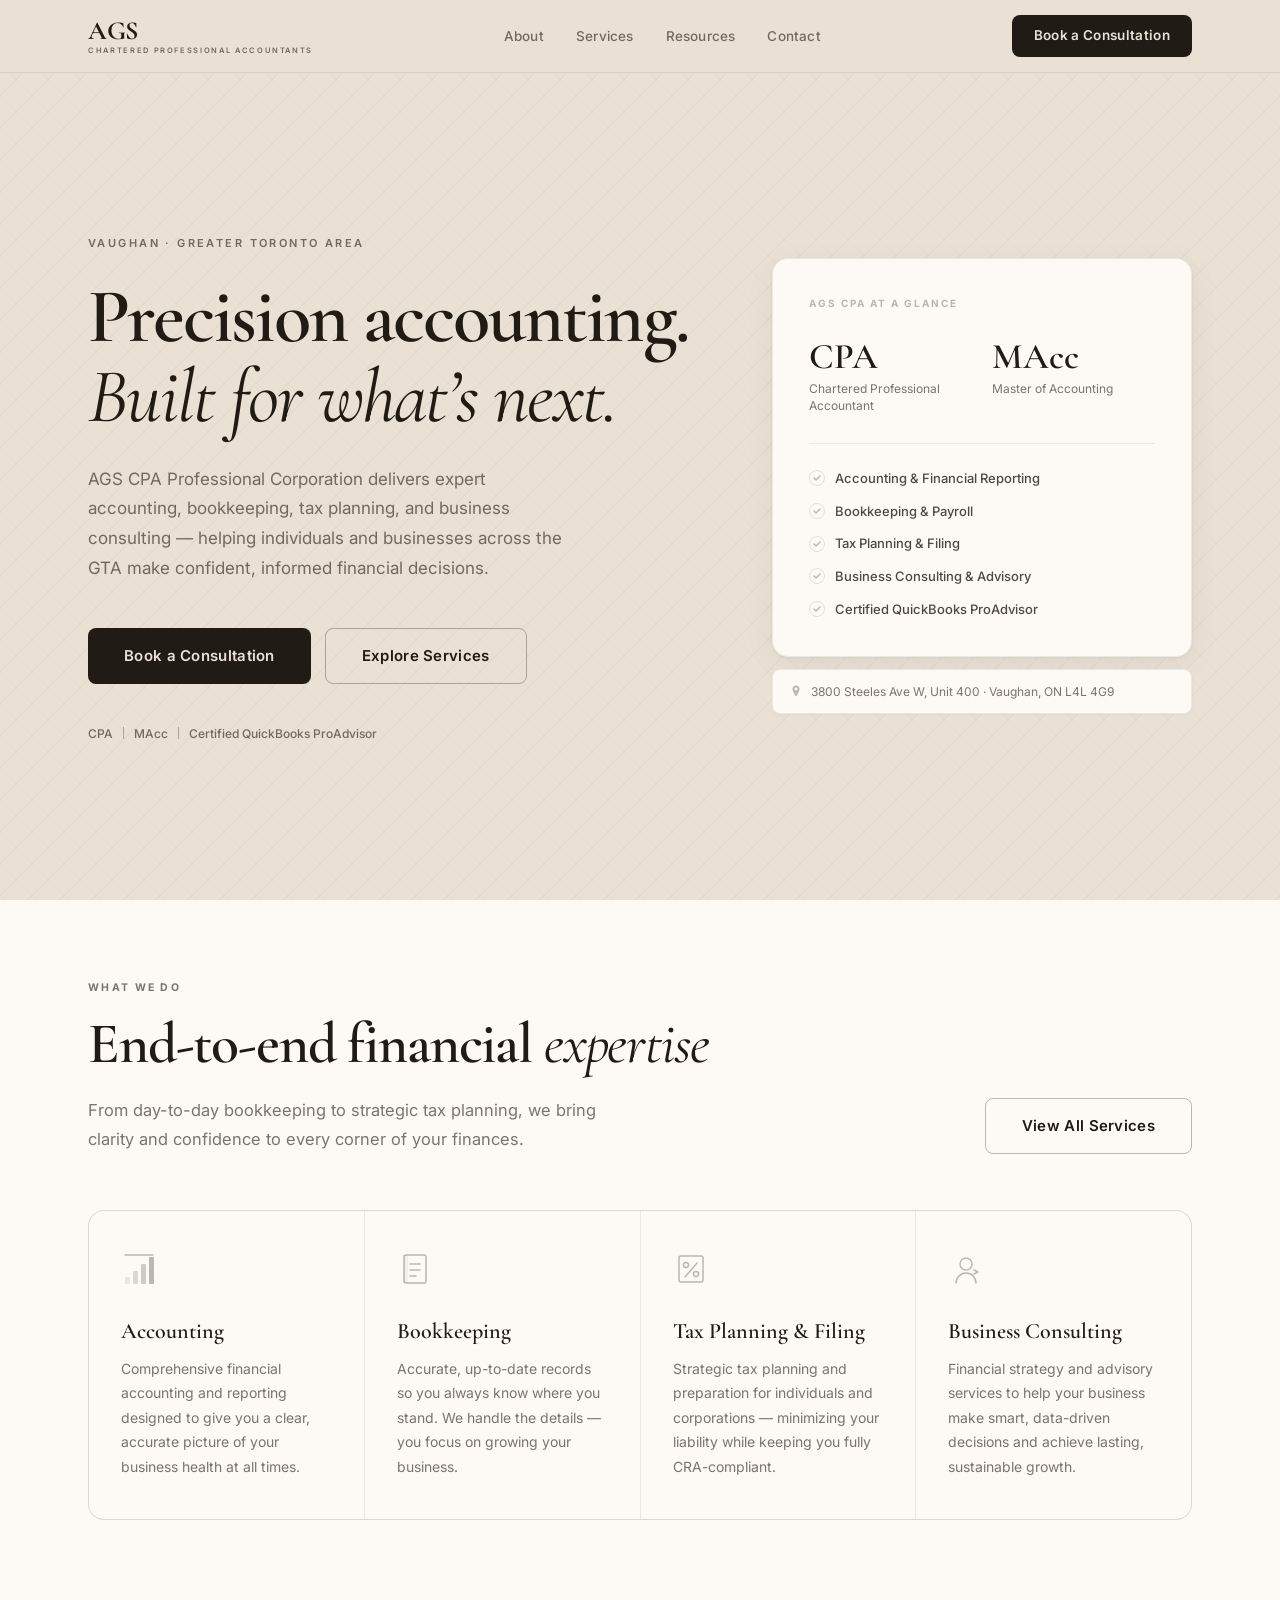
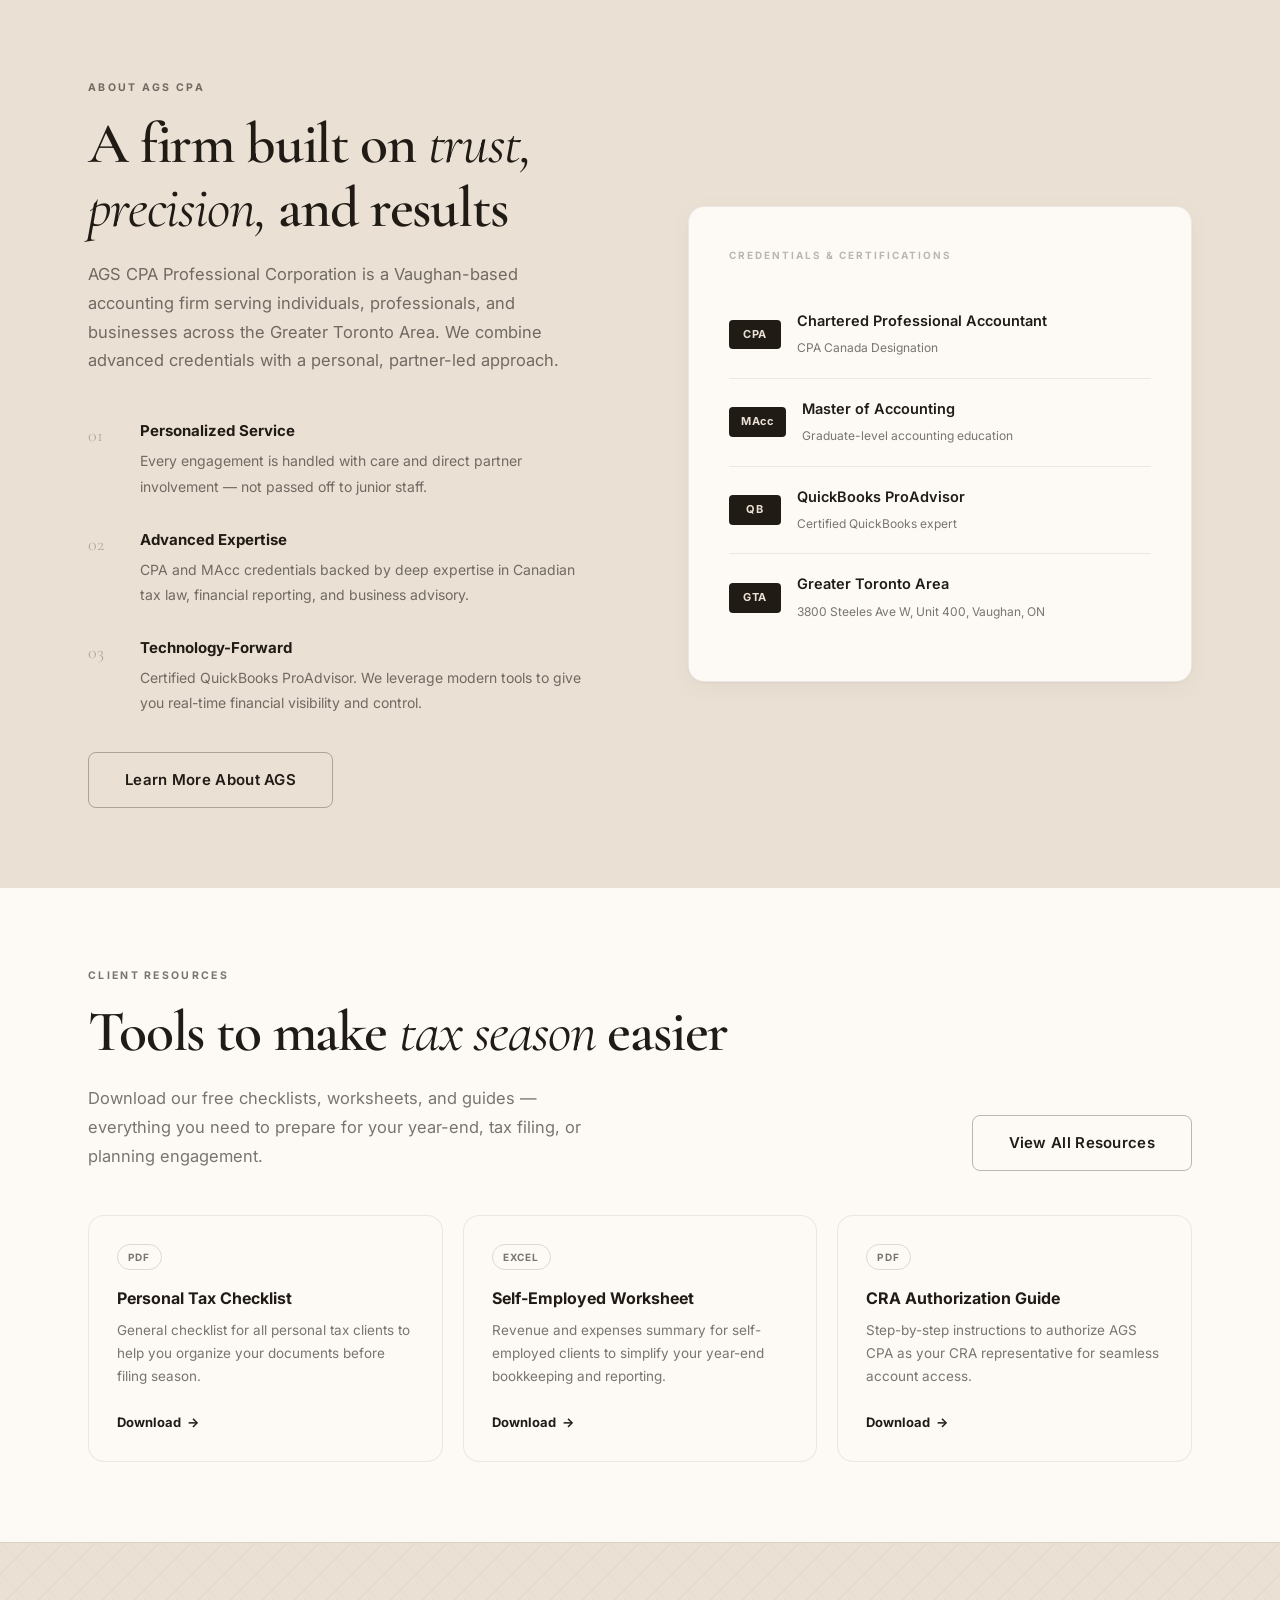
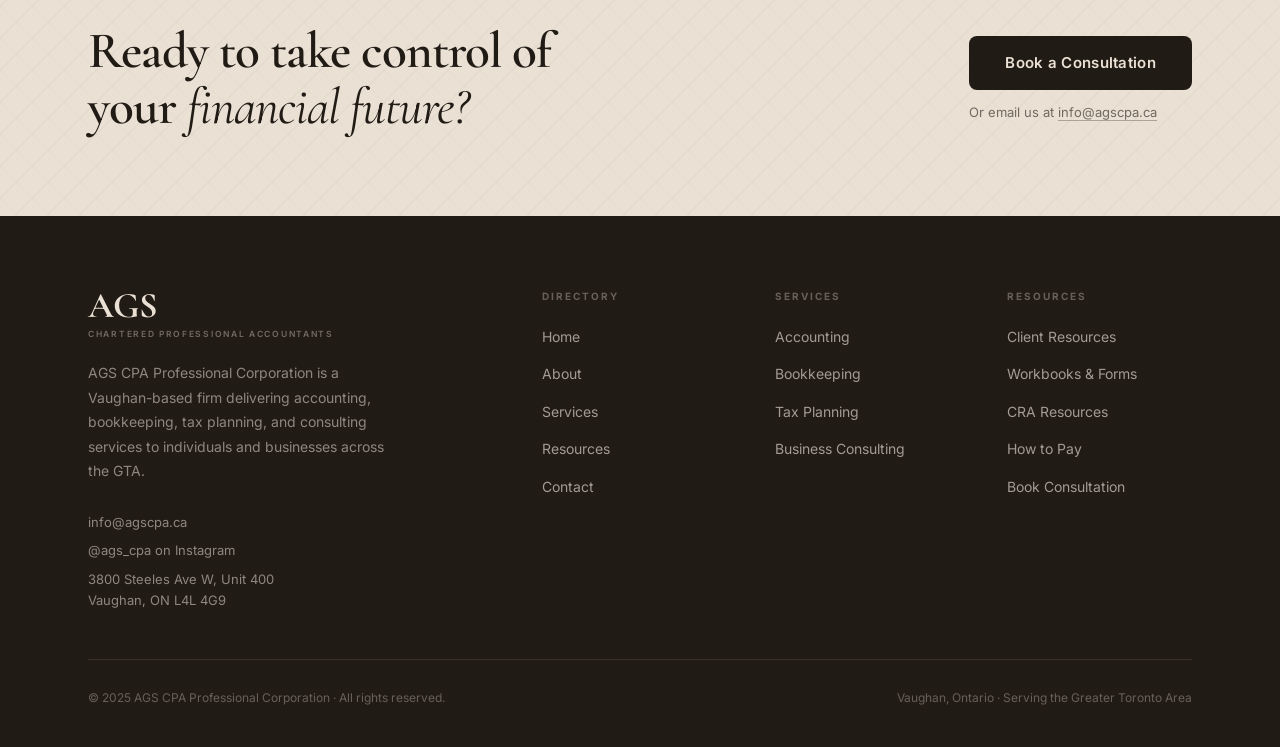
<file: index.html>
<!DOCTYPE html>
<html lang="en">
<head>
  <meta charset="UTF-8">
  <meta name="viewport" content="width=device-width, initial-scale=1.0">
  <title>AGS CPA Professional Corporation | Chartered Professional Accountants — Vaughan, Ontario</title>
  <meta name="description" content="AGS CPA Professional Corporation offers accounting, bookkeeping, tax planning, and business consulting across the Greater Toronto Area. CPA, MAcc certified.">
  <link rel="preconnect" href="https://fonts.googleapis.com">
  <link rel="preconnect" href="https://fonts.gstatic.com" crossorigin>
  <link href="https://fonts.googleapis.com/css2?family=Cormorant+Garamond:ital,wght@0,300;0,400;0,500;0,600;0,700;1,300;1,400;1,600&family=Inter:wght@300;400;500;600;700&display=swap" rel="stylesheet">
  <link rel="stylesheet" href="style.css">
</head>
<body>

<!-- ══ NAVIGATION ══════════════════════════════════════════ -->
<nav class="nav" role="navigation" aria-label="Main navigation">
  <div class="container">
    <div class="nav__inner">
      <a href="index.html" class="nav__logo" aria-label="AGS CPA Professional Corporation — Home">
        <span class="nav__logo-mark">AGS</span>
        <span class="nav__logo-sub">Chartered Professional Accountants</span>
      </a>
      <ul class="nav__links" role="list">
        <li><a href="about.html">About</a></li>
        <li><a href="services.html">Services</a></li>
        <li><a href="resources.html">Resources</a></li>
        <li><a href="contact.html">Contact</a></li>
      </ul>
      <a href="contact.html" class="nav__cta">Book a Consultation</a>
      <button class="nav__hamburger" aria-label="Open navigation menu" aria-expanded="false" aria-controls="mobile-nav">
        <span></span><span></span><span></span>
      </button>
    </div>
  </div>
</nav>

<!-- ══ MOBILE NAV DRAWER ═══════════════════════════════════ -->
<div class="mobile-nav" id="mobile-nav" role="dialog" aria-label="Mobile navigation" aria-modal="false">
  <nav class="mobile-nav__links">
    <a href="about.html">About</a>
    <a href="services.html">Services</a>
    <a href="resources.html">Resources</a>
    <a href="contact.html">Contact</a>
  </nav>
  <a href="contact.html" class="mobile-nav__cta">Book a Consultation</a>
  <p class="mobile-nav__address">3800 Steeles Ave W, Unit 400<br>Vaughan, ON &nbsp;L4L 4G9</p>
</div>

<!-- ══ HERO ════════════════════════════════════════════════ -->
<section class="hero crosshatch-bg" aria-label="Introduction">
  <div class="container">
    <div class="hero__inner">

      <div>
        <span class="hero__eyebrow">Vaughan &middot; Greater Toronto Area</span>
        <h1 class="hero__headline">
          Precision accounting.<br>
          <em>Built for what&rsquo;s next.</em>
        </h1>
        <p class="hero__body">
          AGS CPA Professional Corporation delivers expert accounting, bookkeeping, tax planning, and business consulting &mdash; helping individuals and businesses across the GTA make confident, informed financial decisions.
        </p>
        <div class="hero__actions">
          <a href="contact.html" class="btn btn--primary">Book a Consultation</a>
          <a href="services.html" class="btn btn--ghost">Explore Services</a>
        </div>
        <div class="hero__trust">
          <span>CPA</span>
          <span class="hero__trust-sep" aria-hidden="true"></span>
          <span>MAcc</span>
          <span class="hero__trust-sep" aria-hidden="true"></span>
          <span>Certified QuickBooks ProAdvisor</span>
        </div>
      </div>

      <div class="hero__visual" aria-hidden="true">
        <div class="hero__card">
          <p class="hero__card-label">AGS CPA at a Glance</p>
          <div class="hero__stats">
            <div>
              <div class="hero__stat-val">CPA</div>
              <div class="hero__stat-lbl">Chartered Professional Accountant</div>
            </div>
            <div>
              <div class="hero__stat-val">MAcc</div>
              <div class="hero__stat-lbl">Master of Accounting</div>
            </div>
          </div>
          <div class="hero__checklist">
            <div class="hero__check">
              <svg width="16" height="16" viewBox="0 0 16 16" fill="none" aria-hidden="true">
                <circle cx="8" cy="8" r="7.5" stroke="currentColor" stroke-opacity="0.4"/>
                <path d="M5 8l2 2 4-4" stroke="currentColor" stroke-width="1.5" stroke-linecap="round" stroke-linejoin="round"/>
              </svg>
              Accounting &amp; Financial Reporting
            </div>
            <div class="hero__check">
              <svg width="16" height="16" viewBox="0 0 16 16" fill="none" aria-hidden="true">
                <circle cx="8" cy="8" r="7.5" stroke="currentColor" stroke-opacity="0.4"/>
                <path d="M5 8l2 2 4-4" stroke="currentColor" stroke-width="1.5" stroke-linecap="round" stroke-linejoin="round"/>
              </svg>
              Bookkeeping &amp; Payroll
            </div>
            <div class="hero__check">
              <svg width="16" height="16" viewBox="0 0 16 16" fill="none" aria-hidden="true">
                <circle cx="8" cy="8" r="7.5" stroke="currentColor" stroke-opacity="0.4"/>
                <path d="M5 8l2 2 4-4" stroke="currentColor" stroke-width="1.5" stroke-linecap="round" stroke-linejoin="round"/>
              </svg>
              Tax Planning &amp; Filing
            </div>
            <div class="hero__check">
              <svg width="16" height="16" viewBox="0 0 16 16" fill="none" aria-hidden="true">
                <circle cx="8" cy="8" r="7.5" stroke="currentColor" stroke-opacity="0.4"/>
                <path d="M5 8l2 2 4-4" stroke="currentColor" stroke-width="1.5" stroke-linecap="round" stroke-linejoin="round"/>
              </svg>
              Business Consulting &amp; Advisory
            </div>
            <div class="hero__check">
              <svg width="16" height="16" viewBox="0 0 16 16" fill="none" aria-hidden="true">
                <circle cx="8" cy="8" r="7.5" stroke="currentColor" stroke-opacity="0.4"/>
                <path d="M5 8l2 2 4-4" stroke="currentColor" stroke-width="1.5" stroke-linecap="round" stroke-linejoin="round"/>
              </svg>
              Certified QuickBooks ProAdvisor
            </div>
          </div>
        </div>
        <div class="hero__location">
          <svg width="14" height="14" viewBox="0 0 14 14" fill="none" aria-hidden="true">
            <path d="M7 1.5C5.07 1.5 3.5 3.07 3.5 5C3.5 7.5 7 12.5 7 12.5C7 12.5 10.5 7.5 10.5 5C10.5 3.07 8.93 1.5 7 1.5ZM7 6.5C6.17 6.5 5.5 5.83 5.5 5C5.5 4.17 6.17 3.5 7 3.5C7.83 3.5 8.5 4.17 8.5 5C8.5 5.83 7.83 6.5 7 6.5Z" fill="currentColor"/>
          </svg>
          3800 Steeles Ave W, Unit 400 &middot; Vaughan, ON L4L 4G9
        </div>
      </div>

    </div>
  </div>
</section>

<!-- ══ SERVICES ════════════════════════════════════════════ -->
<section class="section section--white" id="services">
  <div class="container">
    <div class="services__top">
      <div>
        <span class="eyebrow">What We Do</span>
        <h2 class="display">End-to-end financial <em>expertise</em></h2>
        <p class="lead">From day-to-day bookkeeping to strategic tax planning, we bring clarity and confidence to every corner of your finances.</p>
      </div>
      <a href="services.html" class="btn btn--ghost" style="flex-shrink:0">View All Services</a>
    </div>
    <div class="services__grid">

      <div class="svc-card">
        <svg class="svc-card__icon" viewBox="0 0 36 36" fill="none" aria-hidden="true">
          <rect x="4" y="26" width="5" height="7" rx="1" fill="currentColor" opacity="0.3"/>
          <rect x="12" y="20" width="5" height="13" rx="1" fill="currentColor" opacity="0.5"/>
          <rect x="20" y="13" width="5" height="20" rx="1" fill="currentColor" opacity="0.7"/>
          <rect x="28" y="6" width="5" height="27" rx="1" fill="currentColor"/>
          <path d="M4 4h28" stroke="currentColor" stroke-width="1.5" stroke-linecap="round"/>
        </svg>
        <h3 class="svc-card__title">Accounting</h3>
        <p class="svc-card__body">Comprehensive financial accounting and reporting designed to give you a clear, accurate picture of your business health at all times.</p>
      </div>

      <div class="svc-card">
        <svg class="svc-card__icon" viewBox="0 0 36 36" fill="none" aria-hidden="true">
          <rect x="7" y="4" width="22" height="28" rx="2" stroke="currentColor" stroke-width="1.5"/>
          <path d="M13 13h10M13 19h10M13 25h6" stroke="currentColor" stroke-width="1.5" stroke-linecap="round"/>
          <rect x="7" y="4" width="4" height="28" rx="1" fill="currentColor" opacity="0.15"/>
        </svg>
        <h3 class="svc-card__title">Bookkeeping</h3>
        <p class="svc-card__body">Accurate, up-to-date records so you always know where you stand. We handle the details &mdash; you focus on growing your business.</p>
      </div>

      <div class="svc-card">
        <svg class="svc-card__icon" viewBox="0 0 36 36" fill="none" aria-hidden="true">
          <rect x="6" y="5" width="24" height="26" rx="2" stroke="currentColor" stroke-width="1.5"/>
          <circle cx="13" cy="14" r="2.5" stroke="currentColor" stroke-width="1.5"/>
          <circle cx="23" cy="23" r="2.5" stroke="currentColor" stroke-width="1.5"/>
          <path d="M24 12L12 26" stroke="currentColor" stroke-width="1.5" stroke-linecap="round"/>
        </svg>
        <h3 class="svc-card__title">Tax Planning &amp; Filing</h3>
        <p class="svc-card__body">Strategic tax planning and preparation for individuals and corporations &mdash; minimizing your liability while keeping you fully CRA-compliant.</p>
      </div>

      <div class="svc-card">
        <svg class="svc-card__icon" viewBox="0 0 36 36" fill="none" aria-hidden="true">
          <circle cx="18" cy="13" r="6" stroke="currentColor" stroke-width="1.5"/>
          <path d="M8 32c0-5.52 4.48-10 10-10s10 4.48 10 10" stroke="currentColor" stroke-width="1.5" stroke-linecap="round"/>
          <path d="M26 19l4 2-4 2" stroke="currentColor" stroke-width="1.5" stroke-linecap="round" stroke-linejoin="round"/>
        </svg>
        <h3 class="svc-card__title">Business Consulting</h3>
        <p class="svc-card__body">Financial strategy and advisory services to help your business make smart, data-driven decisions and achieve lasting, sustainable growth.</p>
      </div>

    </div>
  </div>
</section>

<!-- ══ ABOUT ════════════════════════════════════════════════ -->
<section class="section" id="about">
  <div class="container">
    <div class="about__layout">

      <div>
        <span class="eyebrow">About AGS CPA</span>
        <h2 class="display">A firm built on <em>trust, precision,</em> and results</h2>
        <p class="lead">AGS CPA Professional Corporation is a Vaughan-based accounting firm serving individuals, professionals, and businesses across the Greater Toronto Area. We combine advanced credentials with a personal, partner-led approach.</p>
        <ul class="about__list">
          <li class="about__item">
            <span class="about__num">01</span>
            <div>
              <span class="about__item-title">Personalized Service</span>
              <span class="about__item-body">Every engagement is handled with care and direct partner involvement &mdash; not passed off to junior staff.</span>
            </div>
          </li>
          <li class="about__item">
            <span class="about__num">02</span>
            <div>
              <span class="about__item-title">Advanced Expertise</span>
              <span class="about__item-body">CPA and MAcc credentials backed by deep expertise in Canadian tax law, financial reporting, and business advisory.</span>
            </div>
          </li>
          <li class="about__item">
            <span class="about__num">03</span>
            <div>
              <span class="about__item-title">Technology-Forward</span>
              <span class="about__item-body">Certified QuickBooks ProAdvisor. We leverage modern tools to give you real-time financial visibility and control.</span>
            </div>
          </li>
        </ul>
        <a href="about.html" class="btn btn--ghost" style="margin-top:36px;display:inline-flex">Learn More About AGS</a>
      </div>

      <div class="cred-block">
        <span class="cred-block__label">Credentials &amp; Certifications</span>
        <div class="cred-item">
          <span class="cred-item__badge">CPA</span>
          <div>
            <span class="cred-item__title">Chartered Professional Accountant</span>
            <span class="cred-item__sub">CPA Canada Designation</span>
          </div>
        </div>
        <div class="cred-item">
          <span class="cred-item__badge">MAcc</span>
          <div>
            <span class="cred-item__title">Master of Accounting</span>
            <span class="cred-item__sub">Graduate-level accounting education</span>
          </div>
        </div>
        <div class="cred-item">
          <span class="cred-item__badge">QB</span>
          <div>
            <span class="cred-item__title">QuickBooks ProAdvisor</span>
            <span class="cred-item__sub">Certified QuickBooks expert</span>
          </div>
        </div>
        <div class="cred-item">
          <span class="cred-item__badge">GTA</span>
          <div>
            <span class="cred-item__title">Greater Toronto Area</span>
            <span class="cred-item__sub">3800 Steeles Ave W, Unit 400, Vaughan, ON</span>
          </div>
        </div>
      </div>

    </div>
  </div>
</section>

<!-- ══ RESOURCES TEASER ═════════════════════════════════════ -->
<section class="section section--white">
  <div class="container">
    <div class="res-teaser__top">
      <div>
        <span class="eyebrow">Client Resources</span>
        <h2 class="display">Tools to make <em>tax season</em> easier</h2>
        <p class="lead">Download our free checklists, worksheets, and guides &mdash; everything you need to prepare for your year-end, tax filing, or planning engagement.</p>
      </div>
      <a href="resources.html" class="btn btn--ghost" style="flex-shrink:0">View All Resources</a>
    </div>
    <div class="res-teaser__grid">
      <a href="resources.html" class="res-card">
        <span class="res-card__tag">PDF</span>
        <h3 class="res-card__title">Personal Tax Checklist</h3>
        <p class="res-card__body">General checklist for all personal tax clients to help you organize your documents before filing season.</p>
        <span class="res-card__link">Download</span>
      </a>
      <a href="resources.html" class="res-card">
        <span class="res-card__tag">Excel</span>
        <h3 class="res-card__title">Self-Employed Worksheet</h3>
        <p class="res-card__body">Revenue and expenses summary for self-employed clients to simplify your year-end bookkeeping and reporting.</p>
        <span class="res-card__link">Download</span>
      </a>
      <a href="resources.html" class="res-card">
        <span class="res-card__tag">PDF</span>
        <h3 class="res-card__title">CRA Authorization Guide</h3>
        <p class="res-card__body">Step-by-step instructions to authorize AGS CPA as your CRA representative for seamless account access.</p>
        <span class="res-card__link">Download</span>
      </a>
    </div>
  </div>
</section>

<!-- ══ CTA BANNER ══════════════════════════════════════════ -->
<section class="cta-banner crosshatch-bg">
  <div class="container">
    <div class="cta-banner__inner">
      <h2 class="cta-banner__headline">
        Ready to take control of your <em>financial future?</em>
      </h2>
      <div class="cta-banner__right">
        <a href="contact.html" class="btn btn--primary">Book a Consultation</a>
        <p class="cta-banner__meta">
          Or email us at <a href="mailto:info@agscpa.ca">info@agscpa.ca</a>
        </p>
      </div>
    </div>
  </div>
</section>

<!-- ══ FOOTER ══════════════════════════════════════════════ -->
<footer class="footer">
  <div class="container">
    <div class="footer__grid">
      <div>
        <div class="footer__logo-mark">AGS</div>
        <span class="footer__logo-sub">Chartered Professional Accountants</span>
        <p class="footer__tagline">AGS CPA Professional Corporation is a Vaughan-based firm delivering accounting, bookkeeping, tax planning, and consulting services to individuals and businesses across the GTA.</p>
        <div class="footer__contact">
          <a href="mailto:info@agscpa.ca">info@agscpa.ca</a>
          <a href="https://www.instagram.com/ags_cpa" target="_blank" rel="noopener">@ags_cpa on Instagram</a>
          <span>3800 Steeles Ave W, Unit 400<br>Vaughan, ON L4L 4G9</span>
        </div>
      </div>
      <div>
        <span class="footer__col-title">Directory</span>
        <ul class="footer__col-links">
          <li><a href="index.html">Home</a></li>
          <li><a href="about.html">About</a></li>
          <li><a href="services.html">Services</a></li>
          <li><a href="resources.html">Resources</a></li>
          <li><a href="contact.html">Contact</a></li>
        </ul>
      </div>
      <div>
        <span class="footer__col-title">Services</span>
        <ul class="footer__col-links">
          <li><a href="services.html">Accounting</a></li>
          <li><a href="services.html">Bookkeeping</a></li>
          <li><a href="services.html">Tax Planning</a></li>
          <li><a href="services.html">Business Consulting</a></li>
        </ul>
      </div>
      <div>
        <span class="footer__col-title">Resources</span>
        <ul class="footer__col-links">
          <li><a href="resources.html">Client Resources</a></li>
          <li><a href="resources.html#workbooks">Workbooks &amp; Forms</a></li>
          <li><a href="resources.html#cra">CRA Resources</a></li>
          <li><a href="resources.html#payment">How to Pay</a></li>
          <li><a href="contact.html">Book Consultation</a></li>
        </ul>
      </div>
    </div>
    <div class="footer__bottom">
      <span>&copy; 2025 AGS CPA Professional Corporation &middot; All rights reserved.</span>
      <span>Vaughan, Ontario &middot; Serving the Greater Toronto Area</span>
    </div>
  </div>
</footer>

<script>
// Demo mode — all internal links disabled
document.querySelectorAll('a[href]').forEach(function(a){
  var h=a.getAttribute('href');
  if(h&&(h.endsWith('.html')||h.includes('.html#'))){
    a.addEventListener('click',function(e){e.preventDefault();});
    a.style.cursor='default';
  }
});

(function(){
  var btn=document.querySelector('.nav__hamburger');
  var drawer=document.getElementById('mobile-nav');
  var links=drawer?drawer.querySelectorAll('a'):[];
  function openNav(){btn.classList.add('is-open');drawer.classList.add('is-open');btn.setAttribute('aria-expanded','true');btn.setAttribute('aria-label','Close navigation menu');document.body.style.overflow='hidden';}
  function closeNav(){btn.classList.remove('is-open');drawer.classList.remove('is-open');btn.setAttribute('aria-expanded','false');btn.setAttribute('aria-label','Open navigation menu');document.body.style.overflow='';}
  if(btn&&drawer){btn.addEventListener('click',function(){btn.classList.contains('is-open')?closeNav():openNav();});links.forEach(function(a){a.addEventListener('click',closeNav);});document.addEventListener('keydown',function(e){if(e.key==='Escape')closeNav();});}
})();
</script>

</body>
</html>
</file>
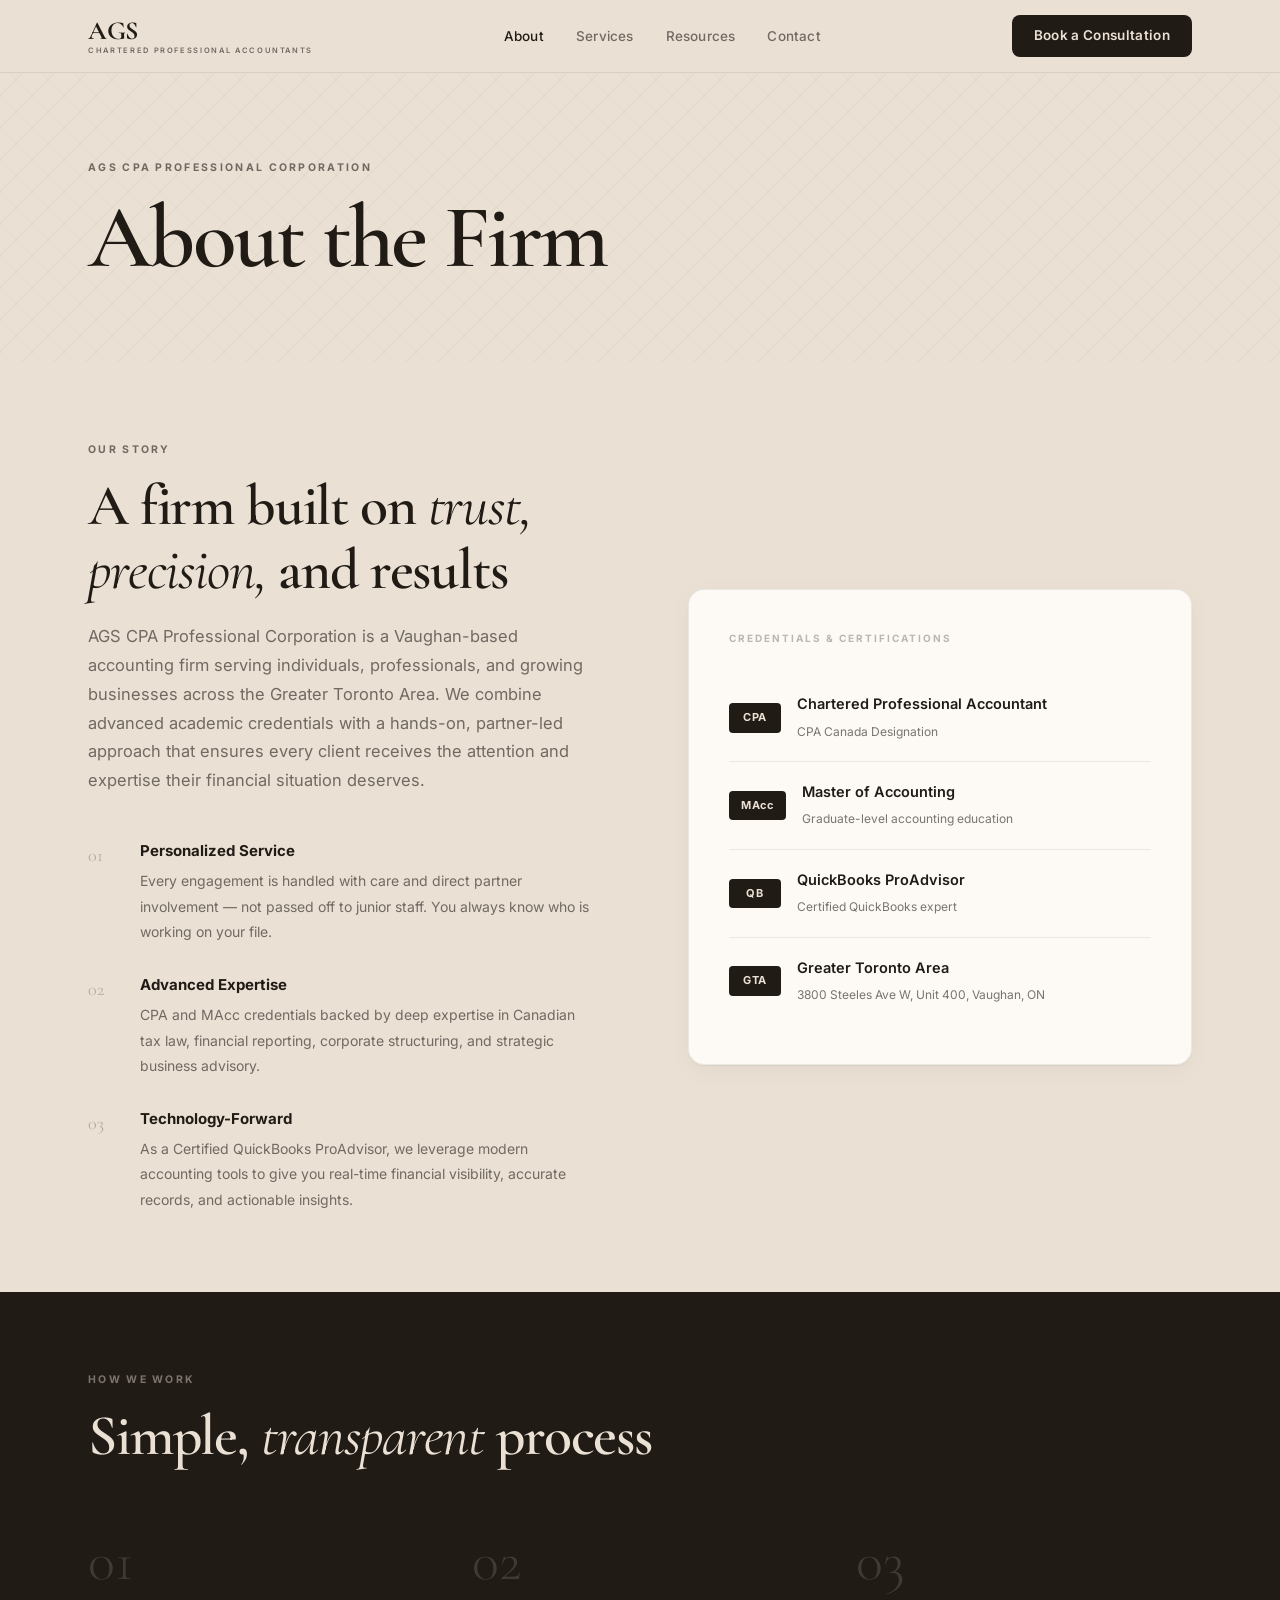
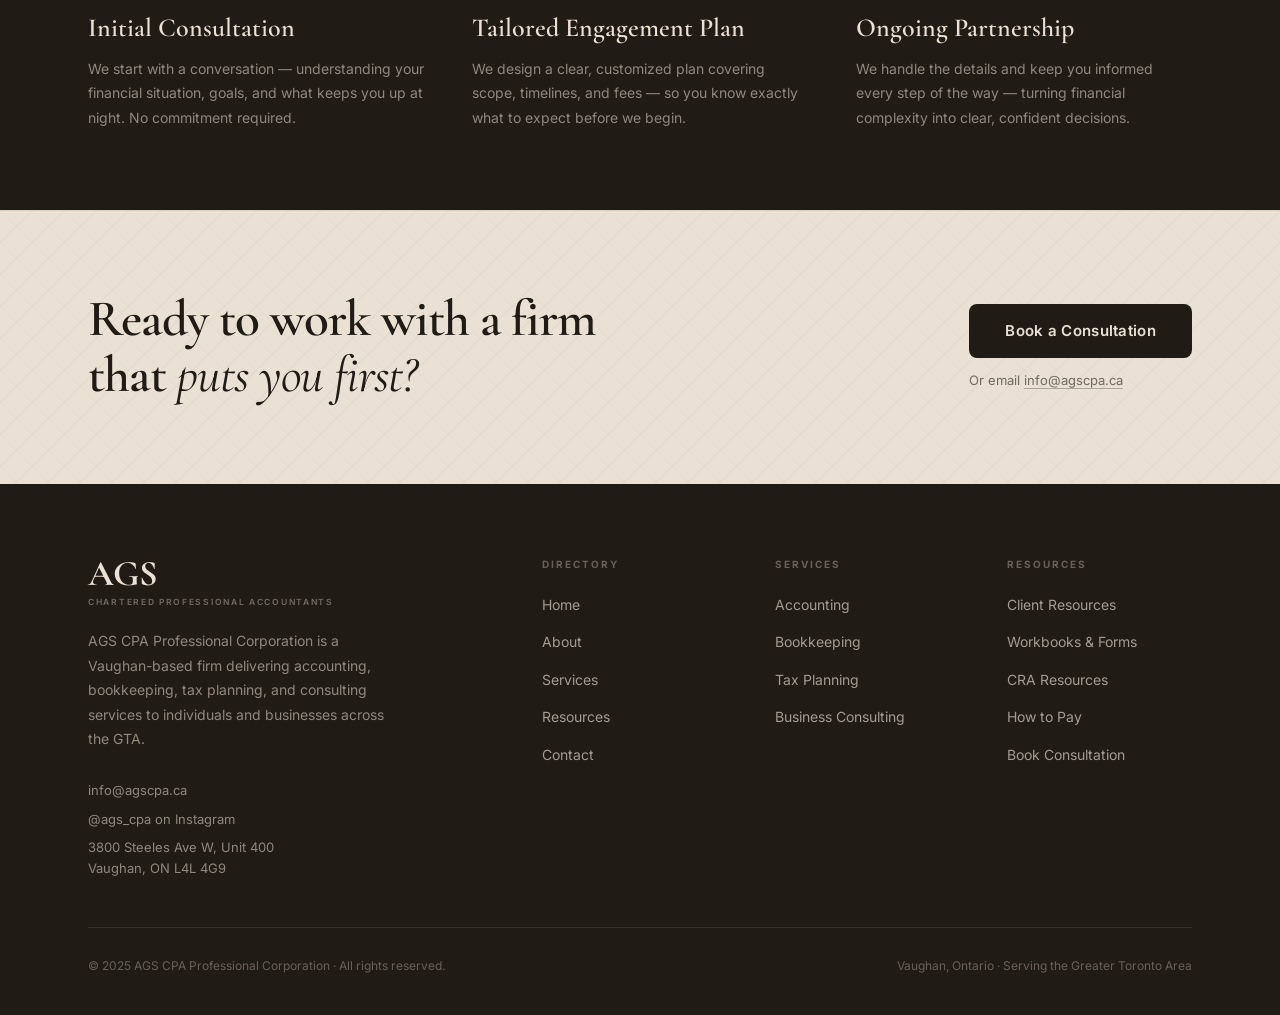
<file: about.html>
<!DOCTYPE html>
<html lang="en">
<head>
  <meta charset="UTF-8">
  <meta name="viewport" content="width=device-width, initial-scale=1.0">
  <title>About | AGS CPA Professional Corporation</title>
  <meta name="description" content="Learn about AGS CPA Professional Corporation — a Vaughan-based CPA firm delivering personalized accounting, tax, and advisory services across the GTA.">
  <link rel="preconnect" href="https://fonts.googleapis.com">
  <link rel="preconnect" href="https://fonts.gstatic.com" crossorigin>
  <link href="https://fonts.googleapis.com/css2?family=Cormorant+Garamond:ital,wght@0,300;0,400;0,500;0,600;0,700;1,300;1,400;1,600&family=Inter:wght@300;400;500;600;700&display=swap" rel="stylesheet">
  <link rel="stylesheet" href="style.css">
</head>
<body>

<!-- ══ NAVIGATION ══════════════════════════════════════════ -->
<nav class="nav" role="navigation" aria-label="Main navigation">
  <div class="container">
    <div class="nav__inner">
      <a href="index.html" class="nav__logo" aria-label="AGS CPA Professional Corporation — Home">
        <span class="nav__logo-mark">AGS</span>
        <span class="nav__logo-sub">Chartered Professional Accountants</span>
      </a>
      <ul class="nav__links" role="list">
        <li><a href="about.html" class="active">About</a></li>
        <li><a href="services.html">Services</a></li>
        <li><a href="resources.html">Resources</a></li>
        <li><a href="contact.html">Contact</a></li>
      </ul>
      <a href="contact.html" class="nav__cta">Book a Consultation</a>
      <button class="nav__hamburger" aria-label="Open navigation menu" aria-expanded="false" aria-controls="mobile-nav">
        <span></span><span></span><span></span>
      </button>
    </div>
  </div>
</nav>

<!-- ══ MOBILE NAV DRAWER ═══════════════════════════════════ -->
<div class="mobile-nav" id="mobile-nav" role="dialog" aria-label="Mobile navigation" aria-modal="false">
  <nav class="mobile-nav__links">
    <a href="about.html">About</a>
    <a href="services.html">Services</a>
    <a href="resources.html">Resources</a>
    <a href="contact.html">Contact</a>
  </nav>
  <a href="contact.html" class="mobile-nav__cta">Book a Consultation</a>
  <p class="mobile-nav__address">3800 Steeles Ave W, Unit 400<br>Vaughan, ON &nbsp;L4L 4G9</p>
</div>

<!-- ══ HERO ════════════════════════════════════════════════ -->
<section class="res-hero crosshatch-bg">
  <div class="container">
    <span class="eyebrow">AGS CPA Professional Corporation</span>
    <h1>About the Firm</h1>
  </div>
</section>

<!-- ══ ABOUT ════════════════════════════════════════════════ -->
<section class="section">
  <div class="container">
    <div class="about__layout">

      <div>
        <span class="eyebrow">Our Story</span>
        <h2 class="display">A firm built on <em>trust, precision,</em> and results</h2>
        <p class="lead">AGS CPA Professional Corporation is a Vaughan-based accounting firm serving individuals, professionals, and growing businesses across the Greater Toronto Area. We combine advanced academic credentials with a hands-on, partner-led approach that ensures every client receives the attention and expertise their financial situation deserves.</p>
        <ul class="about__list">
          <li class="about__item">
            <span class="about__num">01</span>
            <div>
              <span class="about__item-title">Personalized Service</span>
              <span class="about__item-body">Every engagement is handled with care and direct partner involvement &mdash; not passed off to junior staff. You always know who is working on your file.</span>
            </div>
          </li>
          <li class="about__item">
            <span class="about__num">02</span>
            <div>
              <span class="about__item-title">Advanced Expertise</span>
              <span class="about__item-body">CPA and MAcc credentials backed by deep expertise in Canadian tax law, financial reporting, corporate structuring, and strategic business advisory.</span>
            </div>
          </li>
          <li class="about__item">
            <span class="about__num">03</span>
            <div>
              <span class="about__item-title">Technology-Forward</span>
              <span class="about__item-body">As a Certified QuickBooks ProAdvisor, we leverage modern accounting tools to give you real-time financial visibility, accurate records, and actionable insights.</span>
            </div>
          </li>
        </ul>
      </div>

      <div class="cred-block">
        <span class="cred-block__label">Credentials &amp; Certifications</span>
        <div class="cred-item">
          <span class="cred-item__badge">CPA</span>
          <div>
            <span class="cred-item__title">Chartered Professional Accountant</span>
            <span class="cred-item__sub">CPA Canada Designation</span>
          </div>
        </div>
        <div class="cred-item">
          <span class="cred-item__badge">MAcc</span>
          <div>
            <span class="cred-item__title">Master of Accounting</span>
            <span class="cred-item__sub">Graduate-level accounting education</span>
          </div>
        </div>
        <div class="cred-item">
          <span class="cred-item__badge">QB</span>
          <div>
            <span class="cred-item__title">QuickBooks ProAdvisor</span>
            <span class="cred-item__sub">Certified QuickBooks expert</span>
          </div>
        </div>
        <div class="cred-item">
          <span class="cred-item__badge">GTA</span>
          <div>
            <span class="cred-item__title">Greater Toronto Area</span>
            <span class="cred-item__sub">3800 Steeles Ave W, Unit 400, Vaughan, ON</span>
          </div>
        </div>
      </div>

    </div>
  </div>
</section>

<!-- ══ PROCESS (dark) ══════════════════════════════════════ -->
<section class="section section--dark crosshatch-bg">
  <div class="container">
    <span class="eyebrow">How We Work</span>
    <h2 class="display">Simple, <em>transparent</em> process</h2>
    <div class="process__grid">
      <div>
        <span class="step__num">01</span>
        <h3 class="step__title">Initial Consultation</h3>
        <p class="step__body">We start with a conversation &mdash; understanding your financial situation, goals, and what keeps you up at night. No commitment required.</p>
      </div>
      <div>
        <span class="step__num">02</span>
        <h3 class="step__title">Tailored Engagement Plan</h3>
        <p class="step__body">We design a clear, customized plan covering scope, timelines, and fees &mdash; so you know exactly what to expect before we begin.</p>
      </div>
      <div>
        <span class="step__num">03</span>
        <h3 class="step__title">Ongoing Partnership</h3>
        <p class="step__body">We handle the details and keep you informed every step of the way &mdash; turning financial complexity into clear, confident decisions.</p>
      </div>
    </div>
  </div>
</section>

<!-- ══ CTA BANNER ══════════════════════════════════════════ -->
<section class="cta-banner crosshatch-bg">
  <div class="container">
    <div class="cta-banner__inner">
      <h2 class="cta-banner__headline">
        Ready to work with a firm that <em>puts you first?</em>
      </h2>
      <div class="cta-banner__right">
        <a href="contact.html" class="btn btn--primary">Book a Consultation</a>
        <p class="cta-banner__meta">Or email <a href="mailto:info@agscpa.ca">info@agscpa.ca</a></p>
      </div>
    </div>
  </div>
</section>

<!-- ══ FOOTER ══════════════════════════════════════════════ -->
<footer class="footer">
  <div class="container">
    <div class="footer__grid">
      <div>
        <div class="footer__logo-mark">AGS</div>
        <span class="footer__logo-sub">Chartered Professional Accountants</span>
        <p class="footer__tagline">AGS CPA Professional Corporation is a Vaughan-based firm delivering accounting, bookkeeping, tax planning, and consulting services to individuals and businesses across the GTA.</p>
        <div class="footer__contact">
          <a href="mailto:info@agscpa.ca">info@agscpa.ca</a>
          <a href="https://www.instagram.com/ags_cpa" target="_blank" rel="noopener">@ags_cpa on Instagram</a>
          <span>3800 Steeles Ave W, Unit 400<br>Vaughan, ON L4L 4G9</span>
        </div>
      </div>
      <div>
        <span class="footer__col-title">Directory</span>
        <ul class="footer__col-links">
          <li><a href="index.html">Home</a></li>
          <li><a href="about.html">About</a></li>
          <li><a href="services.html">Services</a></li>
          <li><a href="resources.html">Resources</a></li>
          <li><a href="contact.html">Contact</a></li>
        </ul>
      </div>
      <div>
        <span class="footer__col-title">Services</span>
        <ul class="footer__col-links">
          <li><a href="services.html">Accounting</a></li>
          <li><a href="services.html">Bookkeeping</a></li>
          <li><a href="services.html">Tax Planning</a></li>
          <li><a href="services.html">Business Consulting</a></li>
        </ul>
      </div>
      <div>
        <span class="footer__col-title">Resources</span>
        <ul class="footer__col-links">
          <li><a href="resources.html">Client Resources</a></li>
          <li><a href="resources.html#workbooks">Workbooks &amp; Forms</a></li>
          <li><a href="resources.html#cra">CRA Resources</a></li>
          <li><a href="resources.html#payment">How to Pay</a></li>
          <li><a href="contact.html">Book Consultation</a></li>
        </ul>
      </div>
    </div>
    <div class="footer__bottom">
      <span>&copy; 2025 AGS CPA Professional Corporation &middot; All rights reserved.</span>
      <span>Vaughan, Ontario &middot; Serving the Greater Toronto Area</span>
    </div>
  </div>
</footer>

<script>
(function(){
  var btn=document.querySelector('.nav__hamburger');
  var drawer=document.getElementById('mobile-nav');
  var links=drawer?drawer.querySelectorAll('a'):[];
  function openNav(){btn.classList.add('is-open');drawer.classList.add('is-open');btn.setAttribute('aria-expanded','true');btn.setAttribute('aria-label','Close navigation menu');document.body.style.overflow='hidden';}
  function closeNav(){btn.classList.remove('is-open');drawer.classList.remove('is-open');btn.setAttribute('aria-expanded','false');btn.setAttribute('aria-label','Open navigation menu');document.body.style.overflow='';}
  if(btn&&drawer){btn.addEventListener('click',function(){btn.classList.contains('is-open')?closeNav():openNav();});links.forEach(function(a){a.addEventListener('click',closeNav);});document.addEventListener('keydown',function(e){if(e.key==='Escape')closeNav();});}
})();
</script>

</body>
</html>
</file>
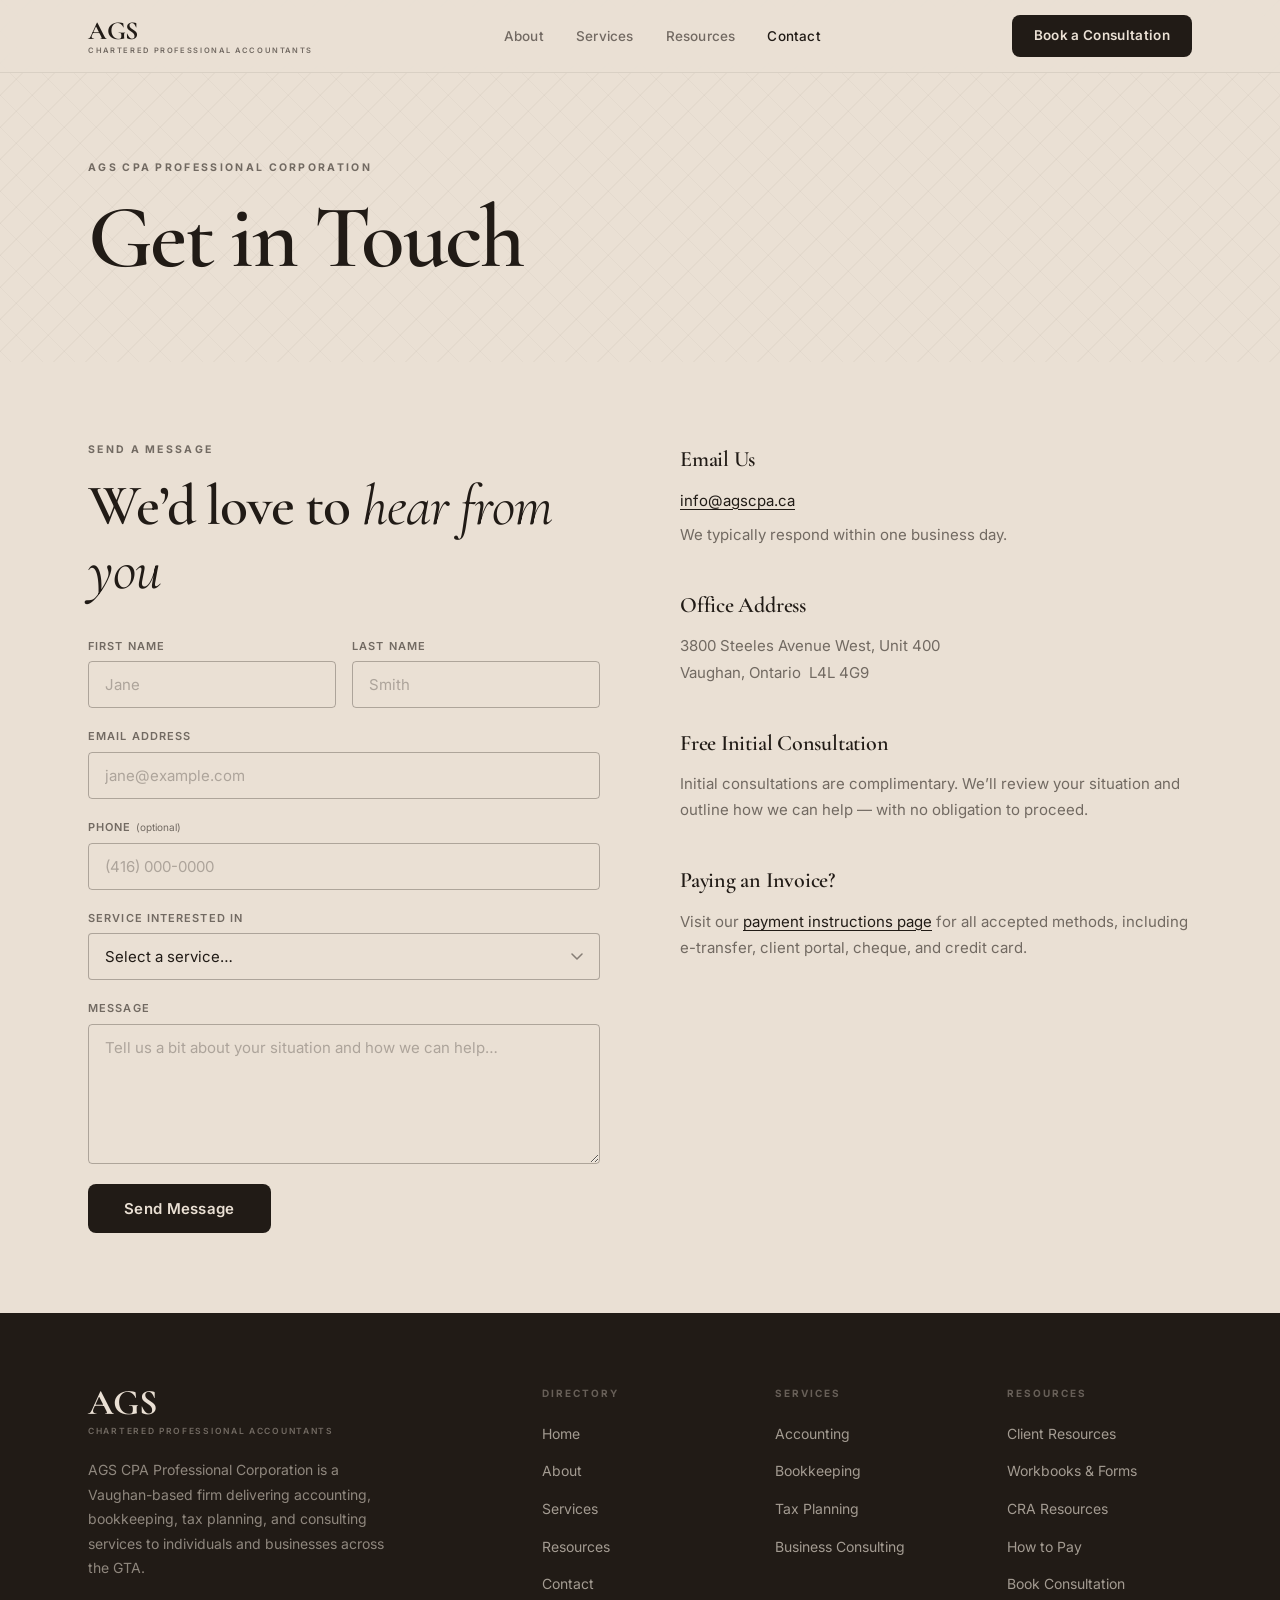
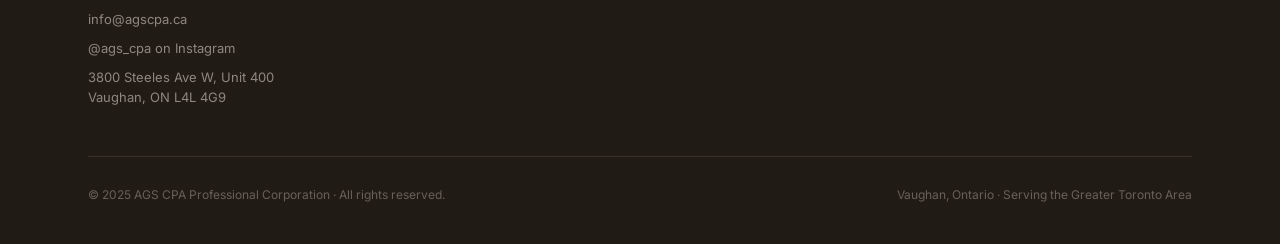
<file: contact.html>
<!DOCTYPE html>
<html lang="en">
<head>
  <meta charset="UTF-8">
  <meta name="viewport" content="width=device-width, initial-scale=1.0">
  <title>Contact | AGS CPA Professional Corporation</title>
  <meta name="description" content="Book a consultation or get in touch with AGS CPA Professional Corporation in Vaughan, Ontario. Serving individuals and businesses across the GTA.">
  <link rel="preconnect" href="https://fonts.googleapis.com">
  <link rel="preconnect" href="https://fonts.gstatic.com" crossorigin>
  <link href="https://fonts.googleapis.com/css2?family=Cormorant+Garamond:ital,wght@0,300;0,400;0,500;0,600;0,700;1,300;1,400;1,600&family=Inter:wght@300;400;500;600;700&display=swap" rel="stylesheet">
  <link rel="stylesheet" href="style.css">
</head>
<body>

<!-- ══ NAVIGATION ══════════════════════════════════════════ -->
<nav class="nav" role="navigation" aria-label="Main navigation">
  <div class="container">
    <div class="nav__inner">
      <a href="index.html" class="nav__logo" aria-label="AGS CPA Professional Corporation — Home">
        <span class="nav__logo-mark">AGS</span>
        <span class="nav__logo-sub">Chartered Professional Accountants</span>
      </a>
      <ul class="nav__links" role="list">
        <li><a href="about.html">About</a></li>
        <li><a href="services.html">Services</a></li>
        <li><a href="resources.html">Resources</a></li>
        <li><a href="contact.html" class="active">Contact</a></li>
      </ul>
      <a href="contact.html" class="nav__cta">Book a Consultation</a>
      <button class="nav__hamburger" aria-label="Open navigation menu" aria-expanded="false" aria-controls="mobile-nav">
        <span></span><span></span><span></span>
      </button>
    </div>
  </div>
</nav>

<!-- ══ MOBILE NAV DRAWER ═══════════════════════════════════ -->
<div class="mobile-nav" id="mobile-nav" role="dialog" aria-label="Mobile navigation" aria-modal="false">
  <nav class="mobile-nav__links">
    <a href="about.html">About</a>
    <a href="services.html">Services</a>
    <a href="resources.html">Resources</a>
    <a href="contact.html">Contact</a>
  </nav>
  <a href="contact.html" class="mobile-nav__cta">Book a Consultation</a>
  <p class="mobile-nav__address">3800 Steeles Ave W, Unit 400<br>Vaughan, ON &nbsp;L4L 4G9</p>
</div>

<!-- ══ HERO ════════════════════════════════════════════════ -->
<section class="res-hero crosshatch-bg">
  <div class="container">
    <span class="eyebrow">AGS CPA Professional Corporation</span>
    <h1>Get in Touch</h1>
  </div>
</section>

<!-- ══ CONTACT SECTION ═════════════════════════════════════ -->
<section class="section">
  <div class="container">
    <div class="contact-layout">

      <!-- FORM -->
      <div>
        <span class="eyebrow">Send a Message</span>
        <h2 class="display" style="margin-bottom:36px">We&rsquo;d love to <em>hear from you</em></h2>
        <!--
          To activate this form, sign up at formspree.io (free),
          create a form, and replace FORM_ID below with your form's ID.
        -->
        <form class="contact-form" method="POST" action="https://formspree.io/f/FORM_ID">
          <div class="form-row">
            <div class="form-group">
              <label class="form-label" for="first-name">First Name</label>
              <input class="form-input" type="text" id="first-name" name="first_name" placeholder="Jane" required>
            </div>
            <div class="form-group">
              <label class="form-label" for="last-name">Last Name</label>
              <input class="form-input" type="text" id="last-name" name="last_name" placeholder="Smith" required>
            </div>
          </div>
          <div class="form-group">
            <label class="form-label" for="email">Email Address</label>
            <input class="form-input" type="email" id="email" name="email" placeholder="jane@example.com" required>
          </div>
          <div class="form-group">
            <label class="form-label" for="phone">Phone <span style="font-weight:400;text-transform:none;letter-spacing:0;font-size:10px">(optional)</span></label>
            <input class="form-input" type="tel" id="phone" name="phone" placeholder="(416) 000-0000">
          </div>
          <div class="form-group">
            <label class="form-label" for="service">Service Interested In</label>
            <select class="form-select" id="service" name="service">
              <option value="" disabled selected>Select a service&hellip;</option>
              <option>Accounting &amp; Financial Reporting</option>
              <option>Bookkeeping &amp; Payroll</option>
              <option>Tax Planning &amp; Filing</option>
              <option>Business Consulting &amp; Advisory</option>
              <option>Other / Not Sure</option>
            </select>
          </div>
          <div class="form-group">
            <label class="form-label" for="message">Message</label>
            <textarea class="form-textarea" id="message" name="message" placeholder="Tell us a bit about your situation and how we can help&hellip;" required></textarea>
          </div>
          <button type="submit" class="btn btn--primary" style="align-self:flex-start">Send Message</button>
        </form>
      </div>

      <!-- SIDEBAR -->
      <div class="contact-sidebar">

        <div class="contact-info-item">
          <h3>Email Us</h3>
          <p><a href="mailto:info@agscpa.ca">info@agscpa.ca</a></p>
          <p style="margin-top:8px">We typically respond within one business day.</p>
        </div>

        <div class="contact-info-item">
          <h3>Office Address</h3>
          <address>
            3800 Steeles Avenue West, Unit 400<br>
            Vaughan, Ontario &nbsp;L4L 4G9
          </address>
        </div>

        <div class="contact-info-item">
          <h3>Free Initial Consultation</h3>
          <p>Initial consultations are complimentary. We&rsquo;ll review your situation and outline how we can help &mdash; with no obligation to proceed.</p>
        </div>

        <div class="contact-info-item">
          <h3>Paying an Invoice?</h3>
          <p>Visit our <a href="resources.html#payment">payment instructions page</a> for all accepted methods, including e-transfer, client portal, cheque, and credit card.</p>
        </div>

      </div>

    </div>
  </div>
</section>

<!-- ══ FOOTER ══════════════════════════════════════════════ -->
<footer class="footer">
  <div class="container">
    <div class="footer__grid">
      <div>
        <div class="footer__logo-mark">AGS</div>
        <span class="footer__logo-sub">Chartered Professional Accountants</span>
        <p class="footer__tagline">AGS CPA Professional Corporation is a Vaughan-based firm delivering accounting, bookkeeping, tax planning, and consulting services to individuals and businesses across the GTA.</p>
        <div class="footer__contact">
          <a href="mailto:info@agscpa.ca">info@agscpa.ca</a>
          <a href="https://www.instagram.com/ags_cpa" target="_blank" rel="noopener">@ags_cpa on Instagram</a>
          <span>3800 Steeles Ave W, Unit 400<br>Vaughan, ON L4L 4G9</span>
        </div>
      </div>
      <div>
        <span class="footer__col-title">Directory</span>
        <ul class="footer__col-links">
          <li><a href="index.html">Home</a></li>
          <li><a href="about.html">About</a></li>
          <li><a href="services.html">Services</a></li>
          <li><a href="resources.html">Resources</a></li>
          <li><a href="contact.html">Contact</a></li>
        </ul>
      </div>
      <div>
        <span class="footer__col-title">Services</span>
        <ul class="footer__col-links">
          <li><a href="services.html">Accounting</a></li>
          <li><a href="services.html">Bookkeeping</a></li>
          <li><a href="services.html">Tax Planning</a></li>
          <li><a href="services.html">Business Consulting</a></li>
        </ul>
      </div>
      <div>
        <span class="footer__col-title">Resources</span>
        <ul class="footer__col-links">
          <li><a href="resources.html">Client Resources</a></li>
          <li><a href="resources.html#workbooks">Workbooks &amp; Forms</a></li>
          <li><a href="resources.html#cra">CRA Resources</a></li>
          <li><a href="resources.html#payment">How to Pay</a></li>
          <li><a href="contact.html">Book Consultation</a></li>
        </ul>
      </div>
    </div>
    <div class="footer__bottom">
      <span>&copy; 2025 AGS CPA Professional Corporation &middot; All rights reserved.</span>
      <span>Vaughan, Ontario &middot; Serving the Greater Toronto Area</span>
    </div>
  </div>
</footer>

<script>
(function(){
  var btn=document.querySelector('.nav__hamburger');
  var drawer=document.getElementById('mobile-nav');
  var links=drawer?drawer.querySelectorAll('a'):[];
  function openNav(){btn.classList.add('is-open');drawer.classList.add('is-open');btn.setAttribute('aria-expanded','true');btn.setAttribute('aria-label','Close navigation menu');document.body.style.overflow='hidden';}
  function closeNav(){btn.classList.remove('is-open');drawer.classList.remove('is-open');btn.setAttribute('aria-expanded','false');btn.setAttribute('aria-label','Open navigation menu');document.body.style.overflow='';}
  if(btn&&drawer){btn.addEventListener('click',function(){btn.classList.contains('is-open')?closeNav():openNav();});links.forEach(function(a){a.addEventListener('click',closeNav);});document.addEventListener('keydown',function(e){if(e.key==='Escape')closeNav();});}
})();
</script>

</body>
</html>
</file>
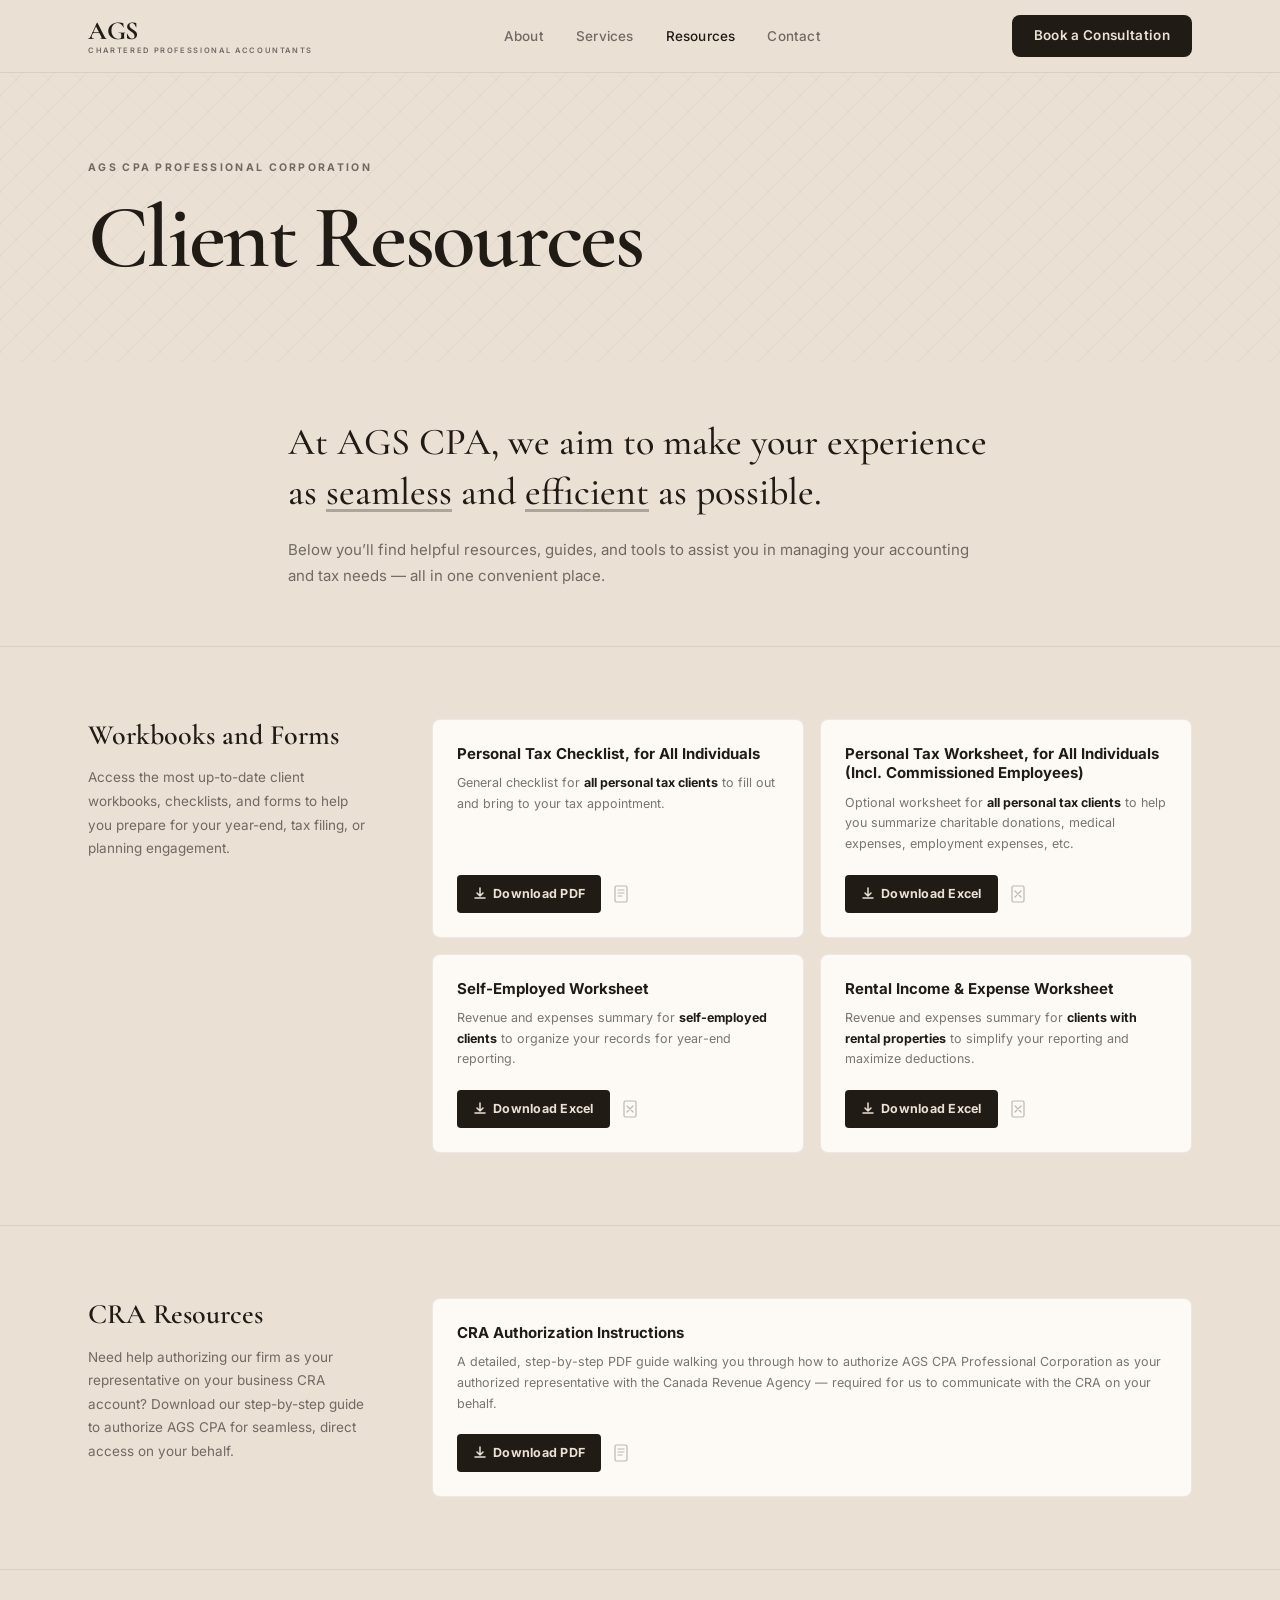
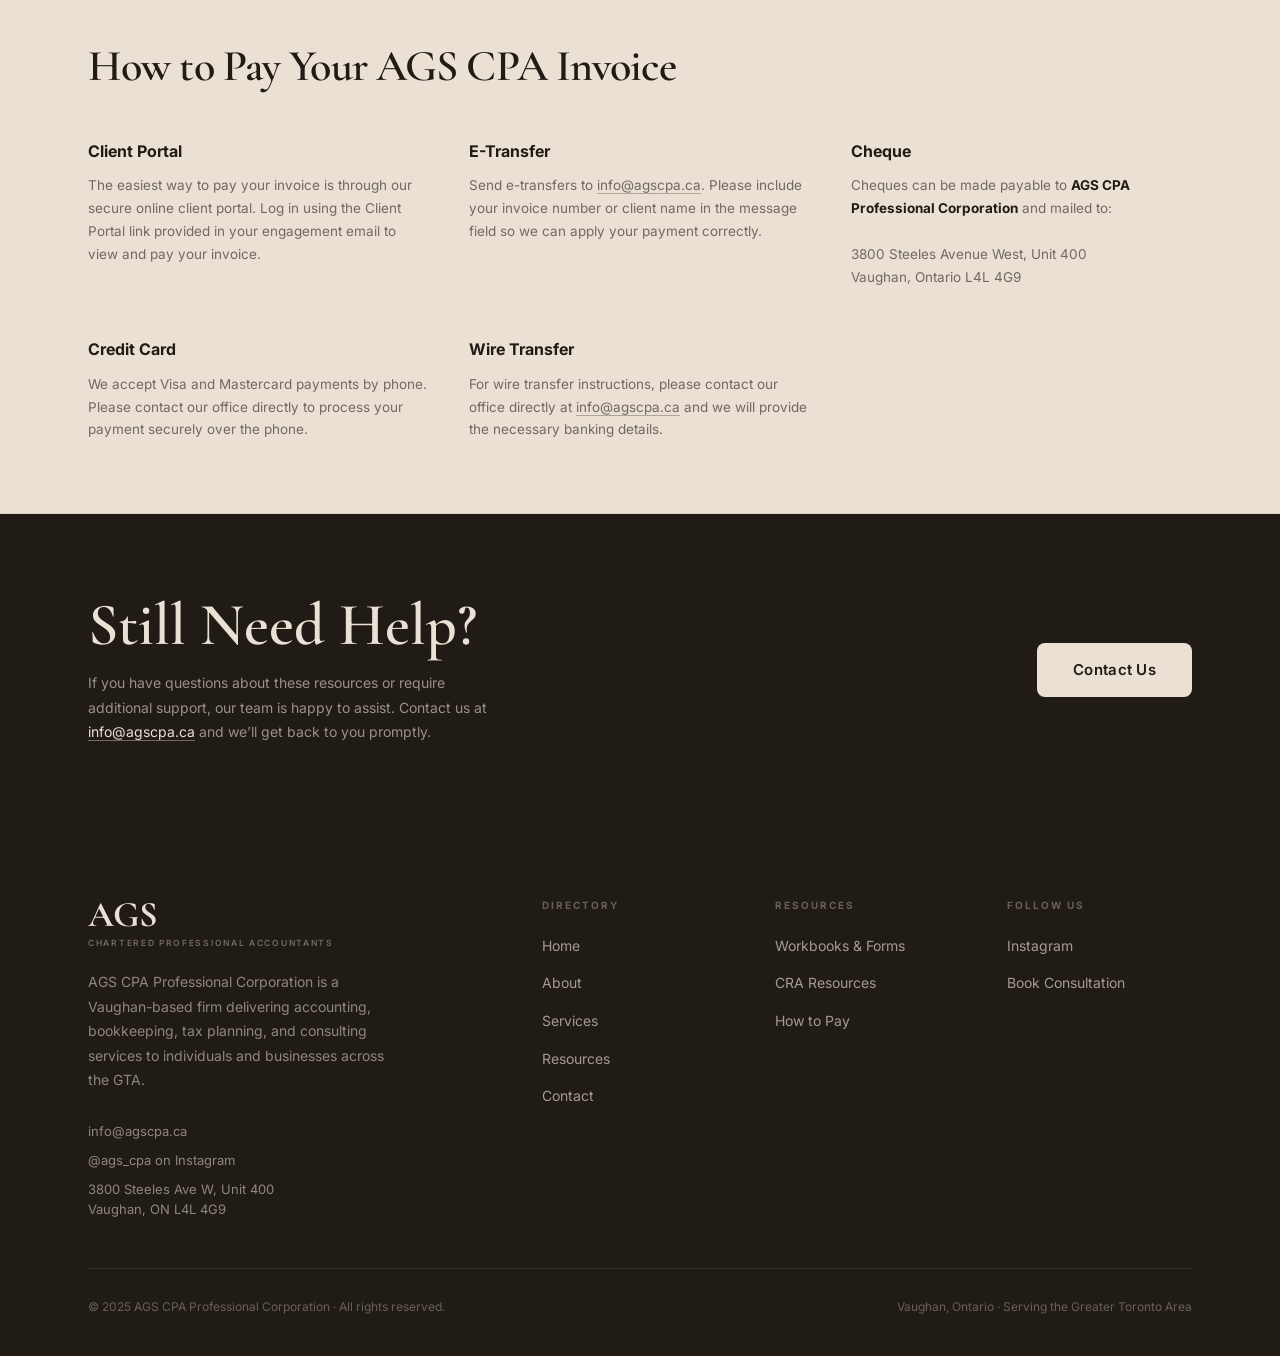
<file: resources.html>
<!DOCTYPE html>
<html lang="en">
<head>
  <meta charset="UTF-8">
  <meta name="viewport" content="width=device-width, initial-scale=1.0">
  <title>Client Resources | AGS CPA Professional Corporation</title>
  <meta name="description" content="Download free tax checklists, worksheets, and CRA guides from AGS CPA. Tools to make tax season easier for individuals and businesses in the GTA.">
  <link rel="preconnect" href="https://fonts.googleapis.com">
  <link rel="preconnect" href="https://fonts.gstatic.com" crossorigin>
  <link href="https://fonts.googleapis.com/css2?family=Cormorant+Garamond:ital,wght@0,300;0,400;0,500;0,600;0,700;1,300;1,400;1,600&family=Inter:wght@300;400;500;600;700&display=swap" rel="stylesheet">
  <link rel="stylesheet" href="style.css">
</head>
<body>

<!-- ══ NAVIGATION ══════════════════════════════════════════ -->
<nav class="nav" role="navigation" aria-label="Main navigation">
  <div class="container">
    <div class="nav__inner">
      <a href="index.html" class="nav__logo" aria-label="AGS CPA Professional Corporation — Home">
        <span class="nav__logo-mark">AGS</span>
        <span class="nav__logo-sub">Chartered Professional Accountants</span>
      </a>
      <ul class="nav__links" role="list">
        <li><a href="about.html">About</a></li>
        <li><a href="services.html">Services</a></li>
        <li><a href="resources.html" class="active">Resources</a></li>
        <li><a href="contact.html">Contact</a></li>
      </ul>
      <a href="contact.html" class="nav__cta">Book a Consultation</a>
      <button class="nav__hamburger" aria-label="Open navigation menu" aria-expanded="false" aria-controls="mobile-nav">
        <span></span>
        <span></span>
        <span></span>
      </button>
    </div>
  </div>
</nav>

<!-- ══ MOBILE NAV DRAWER ═══════════════════════════════════ -->
<div class="mobile-nav" id="mobile-nav" role="dialog" aria-label="Mobile navigation" aria-modal="false">
  <nav class="mobile-nav__links">
    <a href="about.html">About</a>
    <a href="services.html">Services</a>
    <a href="resources.html">Resources</a>
    <a href="contact.html">Contact</a>
  </nav>
  <a href="contact.html" class="mobile-nav__cta">Book a Consultation</a>
  <p class="mobile-nav__address">3800 Steeles Ave W, Unit 400<br>Vaughan, ON &nbsp;L4L 4G9</p>
</div>

<!-- ══ RESOURCES HERO ══════════════════════════════════════ -->
<section class="res-hero crosshatch-bg">
  <div class="container">
    <span class="eyebrow">AGS CPA Professional Corporation</span>
    <h1>Client Resources</h1>
  </div>
</section>

<!-- ══ INTRO ═══════════════════════════════════════════════ -->
<section class="res-intro">
  <div class="container container--narrow">
    <h2 class="res-intro__headline">
      At AGS CPA, we aim to make your experience as
      <span class="res-intro__accent">seamless</span> and
      <span class="res-intro__accent">efficient</span> as possible.
    </h2>
    <p class="res-intro__body">Below you&rsquo;ll find helpful resources, guides, and tools to assist you in managing your accounting and tax needs &mdash; all in one convenient place.</p>
  </div>
</section>

<!-- ══ WORKBOOKS & FORMS ════════════════════════════════════ -->
<section class="res-section" id="workbooks">
  <div class="container">
    <div class="res-section__layout">

      <div>
        <h2 class="res-section__title">Workbooks and Forms</h2>
        <p class="res-section__body">Access the most up-to-date client workbooks, checklists, and forms to help you prepare for your year-end, tax filing, or planning engagement.</p>
      </div>

      <div class="res-section__grid">

        <div class="dl-card">
          <h3 class="dl-card__title">Personal Tax Checklist, for All Individuals</h3>
          <p class="dl-card__desc">General checklist for <strong>all personal tax clients</strong> to fill out and bring to your tax appointment.</p>
          <div class="dl-card__footer">
            <a href="#" class="dl-btn" aria-label="Download Personal Tax Checklist PDF">
              <svg width="14" height="14" viewBox="0 0 14 14" fill="none" aria-hidden="true">
                <path d="M7 1v8M4 6l3 3 3-3M2 11h10" stroke="currentColor" stroke-width="1.5" stroke-linecap="round" stroke-linejoin="round"/>
              </svg>
              Download PDF
            </a>
            <svg class="dl-file-icon" width="20" height="20" viewBox="0 0 20 20" fill="none" aria-hidden="true">
              <rect x="4" y="2" width="12" height="16" rx="1.5" stroke="currentColor" stroke-width="1.2"/>
              <path d="M7 6h6M7 9h6M7 12h4" stroke="currentColor" stroke-width="1.2" stroke-linecap="round"/>
            </svg>
          </div>
        </div>

        <div class="dl-card">
          <h3 class="dl-card__title">Personal Tax Worksheet, for All Individuals (Incl. Commissioned Employees)</h3>
          <p class="dl-card__desc">Optional worksheet for <strong>all personal tax clients</strong> to help you summarize charitable donations, medical expenses, employment expenses, etc.</p>
          <div class="dl-card__footer">
            <a href="#" class="dl-btn" aria-label="Download Personal Tax Worksheet Excel">
              <svg width="14" height="14" viewBox="0 0 14 14" fill="none" aria-hidden="true">
                <path d="M7 1v8M4 6l3 3 3-3M2 11h10" stroke="currentColor" stroke-width="1.5" stroke-linecap="round" stroke-linejoin="round"/>
              </svg>
              Download Excel
            </a>
            <svg class="dl-file-icon" width="20" height="20" viewBox="0 0 20 20" fill="none" aria-hidden="true">
              <rect x="4" y="2" width="12" height="16" rx="1.5" stroke="currentColor" stroke-width="1.2"/>
              <path d="M7 7l6 6M13 7l-6 6" stroke="currentColor" stroke-width="1.2" stroke-linecap="round"/>
            </svg>
          </div>
        </div>

        <div class="dl-card">
          <h3 class="dl-card__title">Self-Employed Worksheet</h3>
          <p class="dl-card__desc">Revenue and expenses summary for <strong>self-employed clients</strong> to organize your records for year-end reporting.</p>
          <div class="dl-card__footer">
            <a href="#" class="dl-btn" aria-label="Download Self-Employed Worksheet Excel">
              <svg width="14" height="14" viewBox="0 0 14 14" fill="none" aria-hidden="true">
                <path d="M7 1v8M4 6l3 3 3-3M2 11h10" stroke="currentColor" stroke-width="1.5" stroke-linecap="round" stroke-linejoin="round"/>
              </svg>
              Download Excel
            </a>
            <svg class="dl-file-icon" width="20" height="20" viewBox="0 0 20 20" fill="none" aria-hidden="true">
              <rect x="4" y="2" width="12" height="16" rx="1.5" stroke="currentColor" stroke-width="1.2"/>
              <path d="M7 7l6 6M13 7l-6 6" stroke="currentColor" stroke-width="1.2" stroke-linecap="round"/>
            </svg>
          </div>
        </div>

        <div class="dl-card">
          <h3 class="dl-card__title">Rental Income &amp; Expense Worksheet</h3>
          <p class="dl-card__desc">Revenue and expenses summary for <strong>clients with rental properties</strong> to simplify your reporting and maximize deductions.</p>
          <div class="dl-card__footer">
            <a href="#" class="dl-btn" aria-label="Download Rental Income Worksheet Excel">
              <svg width="14" height="14" viewBox="0 0 14 14" fill="none" aria-hidden="true">
                <path d="M7 1v8M4 6l3 3 3-3M2 11h10" stroke="currentColor" stroke-width="1.5" stroke-linecap="round" stroke-linejoin="round"/>
              </svg>
              Download Excel
            </a>
            <svg class="dl-file-icon" width="20" height="20" viewBox="0 0 20 20" fill="none" aria-hidden="true">
              <rect x="4" y="2" width="12" height="16" rx="1.5" stroke="currentColor" stroke-width="1.2"/>
              <path d="M7 7l6 6M13 7l-6 6" stroke="currentColor" stroke-width="1.2" stroke-linecap="round"/>
            </svg>
          </div>
        </div>

      </div>
    </div>
  </div>
</section>

<!-- ══ CRA RESOURCES ════════════════════════════════════════ -->
<section class="res-section" id="cra">
  <div class="container">
    <div class="res-section__layout">

      <div>
        <h2 class="res-section__title">CRA Resources</h2>
        <p class="res-section__body">Need help authorizing our firm as your representative on your business CRA account? Download our step-by-step guide to authorize AGS CPA for seamless, direct access on your behalf.</p>
      </div>

      <div class="res-section__grid" style="grid-template-columns:1fr">
        <div class="dl-card">
          <h3 class="dl-card__title">CRA Authorization Instructions</h3>
          <p class="dl-card__desc">A detailed, step-by-step PDF guide walking you through how to authorize AGS CPA Professional Corporation as your authorized representative with the Canada Revenue Agency &mdash; required for us to communicate with the CRA on your behalf.</p>
          <div class="dl-card__footer">
            <a href="#" class="dl-btn" aria-label="Download CRA Authorization Instructions PDF">
              <svg width="14" height="14" viewBox="0 0 14 14" fill="none" aria-hidden="true">
                <path d="M7 1v8M4 6l3 3 3-3M2 11h10" stroke="currentColor" stroke-width="1.5" stroke-linecap="round" stroke-linejoin="round"/>
              </svg>
              Download PDF
            </a>
            <svg class="dl-file-icon" width="20" height="20" viewBox="0 0 20 20" fill="none" aria-hidden="true">
              <rect x="4" y="2" width="12" height="16" rx="1.5" stroke="currentColor" stroke-width="1.2"/>
              <path d="M7 6h6M7 9h6M7 12h4" stroke="currentColor" stroke-width="1.2" stroke-linecap="round"/>
            </svg>
          </div>
        </div>
      </div>

    </div>
  </div>
</section>

<!-- ══ HOW TO PAY ═══════════════════════════════════════════ -->
<section class="payment-section" id="payment">
  <div class="container">
    <h2 class="payment-section__title">How to Pay Your AGS CPA Invoice</h2>
    <div class="payment-grid">

      <div>
        <h3 class="pay-method__title">Client Portal</h3>
        <p class="pay-method__body">The easiest way to pay your invoice is through our secure online client portal. Log in using the Client Portal link provided in your engagement email to view and pay your invoice.</p>
      </div>

      <div>
        <h3 class="pay-method__title">E-Transfer</h3>
        <p class="pay-method__body">Send e-transfers to <a href="mailto:info@agscpa.ca">info@agscpa.ca</a>. Please include your invoice number or client name in the message field so we can apply your payment correctly.</p>
      </div>

      <div>
        <h3 class="pay-method__title">Cheque</h3>
        <p class="pay-method__body">Cheques can be made payable to <strong>AGS CPA Professional Corporation</strong> and mailed to:<br><br>3800 Steeles Avenue West, Unit 400<br>Vaughan, Ontario L4L 4G9</p>
      </div>

      <div>
        <h3 class="pay-method__title">Credit Card</h3>
        <p class="pay-method__body">We accept Visa and Mastercard payments by phone. Please contact our office directly to process your payment securely over the phone.</p>
      </div>

      <div>
        <h3 class="pay-method__title">Wire Transfer</h3>
        <p class="pay-method__body">For wire transfer instructions, please contact our office directly at <a href="mailto:info@agscpa.ca">info@agscpa.ca</a> and we will provide the necessary banking details.</p>
      </div>

    </div>
  </div>
</section>

<!-- ══ STILL NEED HELP ══════════════════════════════════════ -->
<section class="help-banner">
  <div class="container">
    <div class="help-banner__inner">
      <div>
        <h2 class="help-banner__headline">Still Need Help?</h2>
        <p class="help-banner__body">If you have questions about these resources or require additional support, our team is happy to assist. Contact us at <a href="mailto:info@agscpa.ca">info@agscpa.ca</a> and we&rsquo;ll get back to you promptly.</p>
      </div>
      <a href="mailto:info@agscpa.ca" class="btn btn--surface">Contact Us</a>
    </div>
  </div>
</section>

<!-- ══ FOOTER ══════════════════════════════════════════════ -->
<footer class="footer">
  <div class="container">
    <div class="footer__grid">
      <div>
        <div class="footer__logo-mark">AGS</div>
        <span class="footer__logo-sub">Chartered Professional Accountants</span>
        <p class="footer__tagline">AGS CPA Professional Corporation is a Vaughan-based firm delivering accounting, bookkeeping, tax planning, and consulting services to individuals and businesses across the GTA.</p>
        <div class="footer__contact">
          <a href="mailto:info@agscpa.ca">info@agscpa.ca</a>
          <a href="https://www.instagram.com/ags_cpa" target="_blank" rel="noopener">@ags_cpa on Instagram</a>
          <span>3800 Steeles Ave W, Unit 400<br>Vaughan, ON L4L 4G9</span>
        </div>
      </div>
      <div>
        <span class="footer__col-title">Directory</span>
        <ul class="footer__col-links">
          <li><a href="index.html">Home</a></li>
          <li><a href="about.html">About</a></li>
          <li><a href="services.html">Services</a></li>
          <li><a href="resources.html">Resources</a></li>
          <li><a href="contact.html">Contact</a></li>
        </ul>
      </div>
      <div>
        <span class="footer__col-title">Resources</span>
        <ul class="footer__col-links">
          <li><a href="#workbooks">Workbooks &amp; Forms</a></li>
          <li><a href="#cra">CRA Resources</a></li>
          <li><a href="#payment">How to Pay</a></li>
        </ul>
      </div>
      <div>
        <span class="footer__col-title">Follow Us</span>
        <ul class="footer__col-links">
          <li><a href="https://www.instagram.com/ags_cpa" target="_blank" rel="noopener">Instagram</a></li>
          <li><a href="contact.html">Book Consultation</a></li>
        </ul>
      </div>
    </div>
    <div class="footer__bottom">
      <span>&copy; 2025 AGS CPA Professional Corporation &middot; All rights reserved.</span>
      <span>Vaughan, Ontario &middot; Serving the Greater Toronto Area</span>
    </div>
  </div>
</footer>

<script>
(function(){
  var btn = document.querySelector('.nav__hamburger');
  var drawer = document.getElementById('mobile-nav');
  var links = drawer ? drawer.querySelectorAll('a') : [];

  function openNav(){
    btn.classList.add('is-open');
    drawer.classList.add('is-open');
    btn.setAttribute('aria-expanded','true');
    btn.setAttribute('aria-label','Close navigation menu');
    document.body.style.overflow='hidden';
  }
  function closeNav(){
    btn.classList.remove('is-open');
    drawer.classList.remove('is-open');
    btn.setAttribute('aria-expanded','false');
    btn.setAttribute('aria-label','Open navigation menu');
    document.body.style.overflow='';
  }

  if(btn && drawer){
    btn.addEventListener('click', function(){
      btn.classList.contains('is-open') ? closeNav() : openNav();
    });
    links.forEach(function(a){ a.addEventListener('click', closeNav); });
    document.addEventListener('keydown', function(e){
      if(e.key==='Escape') closeNav();
    });
  }
})();
</script>

</body>
</html>
</file>
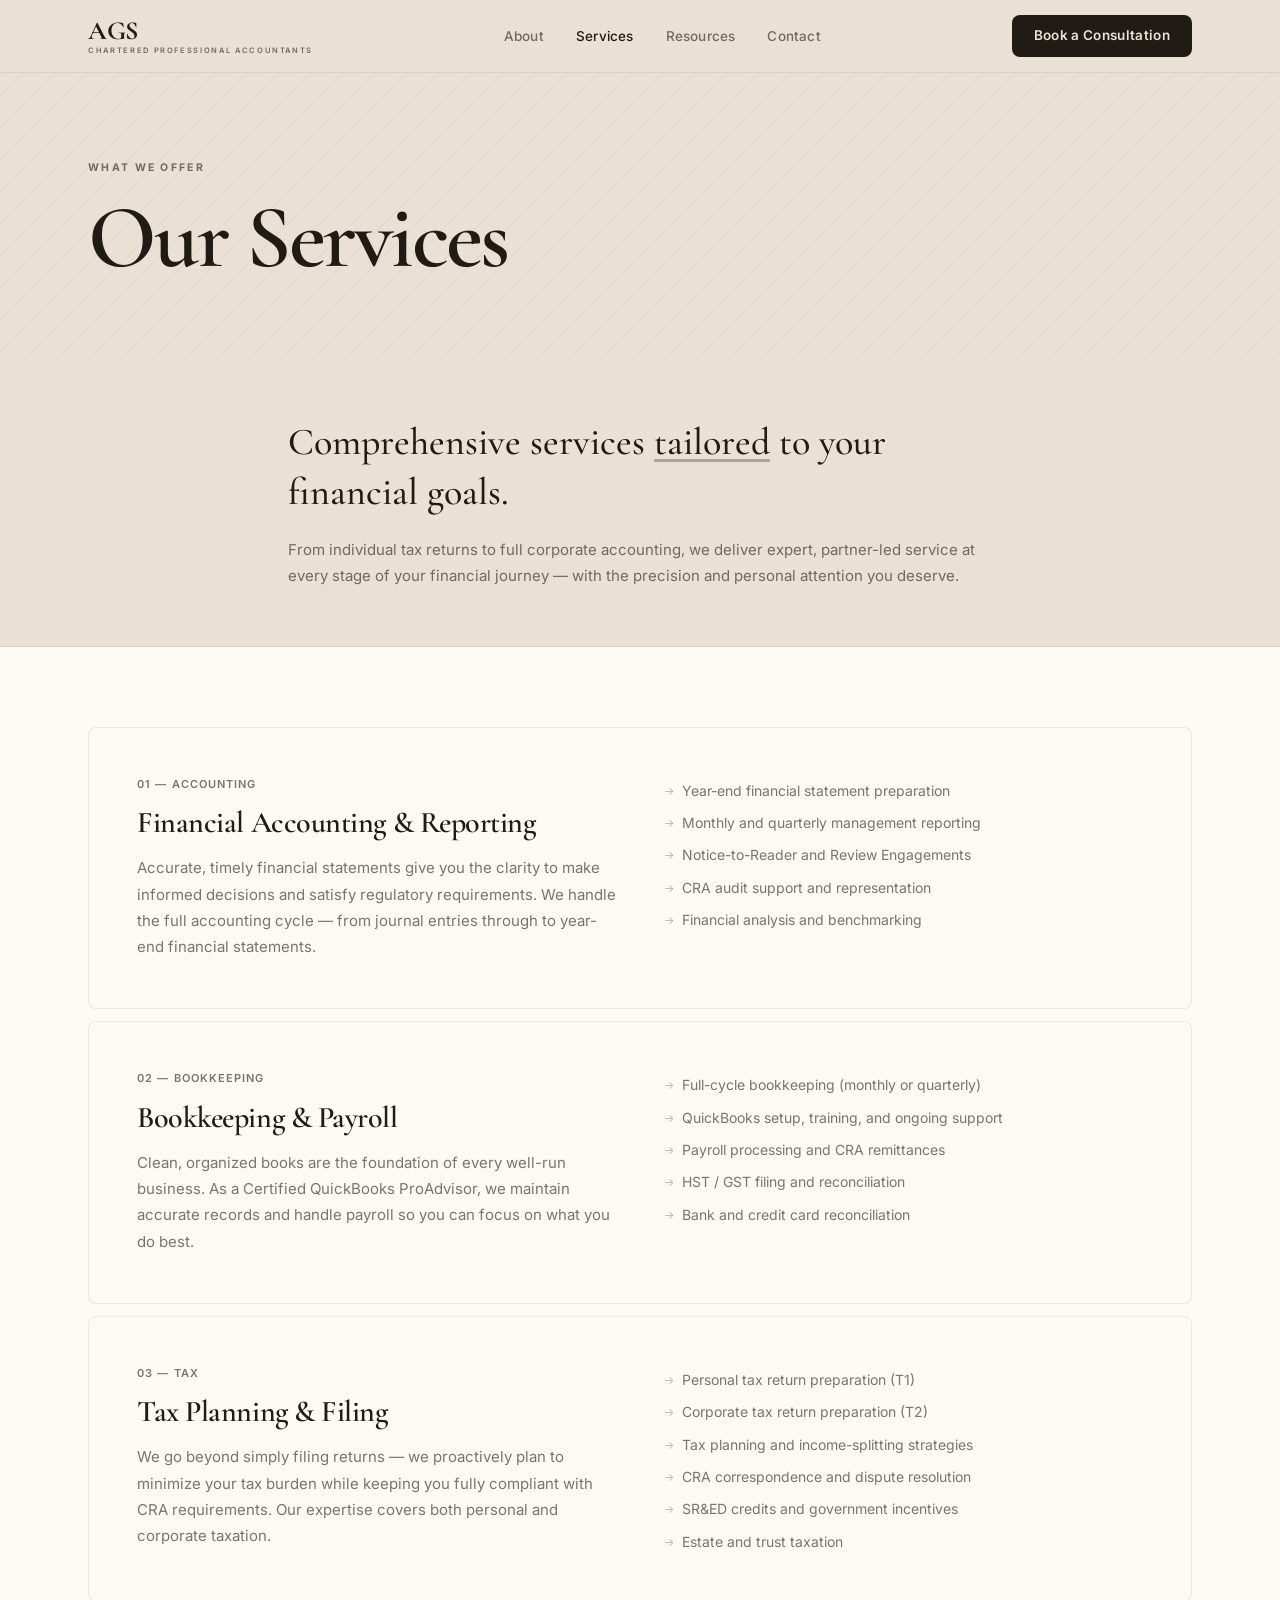
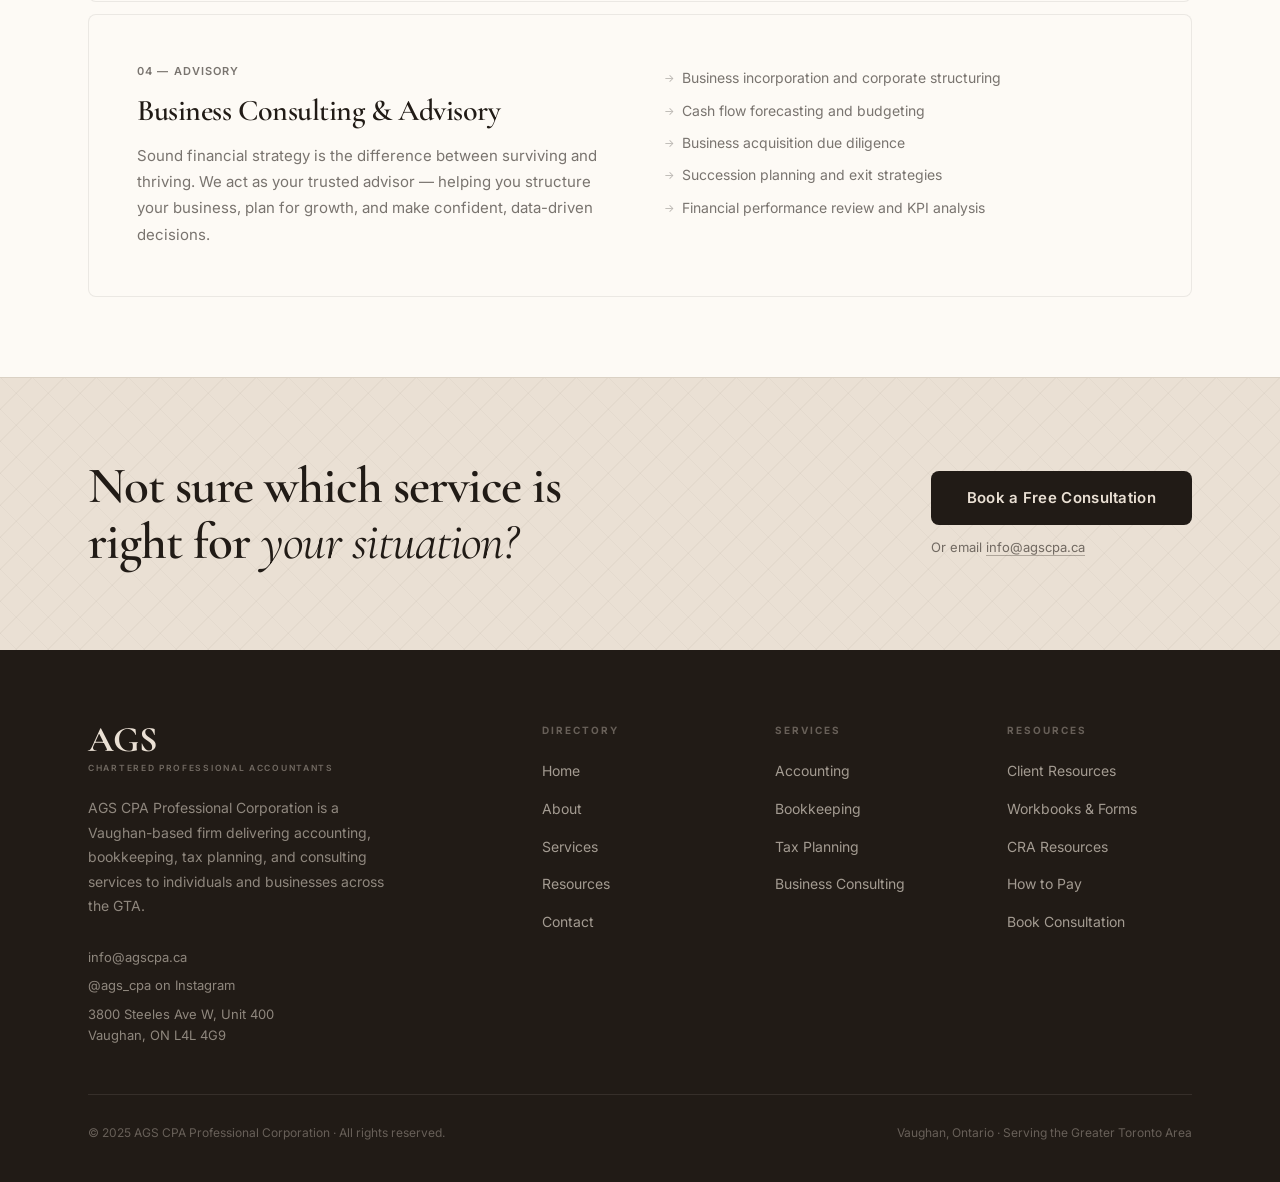
<file: services.html>
<!DOCTYPE html>
<html lang="en">
<head>
  <meta charset="UTF-8">
  <meta name="viewport" content="width=device-width, initial-scale=1.0">
  <title>Services | AGS CPA Professional Corporation</title>
  <meta name="description" content="Accounting, bookkeeping, tax planning, and business consulting services from AGS CPA Professional Corporation — serving individuals and businesses across the GTA.">
  <link rel="preconnect" href="https://fonts.googleapis.com">
  <link rel="preconnect" href="https://fonts.gstatic.com" crossorigin>
  <link href="https://fonts.googleapis.com/css2?family=Cormorant+Garamond:ital,wght@0,300;0,400;0,500;0,600;0,700;1,300;1,400;1,600&family=Inter:wght@300;400;500;600;700&display=swap" rel="stylesheet">
  <link rel="stylesheet" href="style.css">
</head>
<body>

<!-- ══ NAVIGATION ══════════════════════════════════════════ -->
<nav class="nav" role="navigation" aria-label="Main navigation">
  <div class="container">
    <div class="nav__inner">
      <a href="index.html" class="nav__logo" aria-label="AGS CPA Professional Corporation — Home">
        <span class="nav__logo-mark">AGS</span>
        <span class="nav__logo-sub">Chartered Professional Accountants</span>
      </a>
      <ul class="nav__links" role="list">
        <li><a href="about.html">About</a></li>
        <li><a href="services.html" class="active">Services</a></li>
        <li><a href="resources.html">Resources</a></li>
        <li><a href="contact.html">Contact</a></li>
      </ul>
      <a href="contact.html" class="nav__cta">Book a Consultation</a>
      <button class="nav__hamburger" aria-label="Open navigation menu" aria-expanded="false" aria-controls="mobile-nav">
        <span></span><span></span><span></span>
      </button>
    </div>
  </div>
</nav>

<!-- ══ MOBILE NAV DRAWER ═══════════════════════════════════ -->
<div class="mobile-nav" id="mobile-nav" role="dialog" aria-label="Mobile navigation" aria-modal="false">
  <nav class="mobile-nav__links">
    <a href="about.html">About</a>
    <a href="services.html">Services</a>
    <a href="resources.html">Resources</a>
    <a href="contact.html">Contact</a>
  </nav>
  <a href="contact.html" class="mobile-nav__cta">Book a Consultation</a>
  <p class="mobile-nav__address">3800 Steeles Ave W, Unit 400<br>Vaughan, ON &nbsp;L4L 4G9</p>
</div>

<!-- ══ HERO ════════════════════════════════════════════════ -->
<section class="res-hero crosshatch-bg">
  <div class="container">
    <span class="eyebrow">What We Offer</span>
    <h1>Our Services</h1>
  </div>
</section>

<!-- ══ INTRO ═══════════════════════════════════════════════ -->
<section class="res-intro">
  <div class="container container--narrow">
    <h2 class="res-intro__headline">
      Comprehensive services <span class="res-intro__accent">tailored</span> to your financial goals.
    </h2>
    <p class="res-intro__body">From individual tax returns to full corporate accounting, we deliver expert, partner-led service at every stage of your financial journey &mdash; with the precision and personal attention you deserve.</p>
  </div>
</section>

<!-- ══ SERVICES EXPANDED ════════════════════════════════════ -->
<section class="section section--white">
  <div class="container">
    <div class="svc-expanded">

      <div class="svc-exp-card">
        <div class="svc-exp-card__left">
          <span class="svc-exp-card__eyebrow">01 &mdash; Accounting</span>
          <h2 class="svc-exp-card__title">Financial Accounting &amp; Reporting</h2>
          <p class="svc-exp-card__body">Accurate, timely financial statements give you the clarity to make informed decisions and satisfy regulatory requirements. We handle the full accounting cycle &mdash; from journal entries through to year-end financial statements.</p>
        </div>
        <div class="svc-exp-card__right">
          <ul class="svc-exp-card__list">
            <li>Year-end financial statement preparation</li>
            <li>Monthly and quarterly management reporting</li>
            <li>Notice-to-Reader and Review Engagements</li>
            <li>CRA audit support and representation</li>
            <li>Financial analysis and benchmarking</li>
          </ul>
        </div>
      </div>

      <div class="svc-exp-card">
        <div class="svc-exp-card__left">
          <span class="svc-exp-card__eyebrow">02 &mdash; Bookkeeping</span>
          <h2 class="svc-exp-card__title">Bookkeeping &amp; Payroll</h2>
          <p class="svc-exp-card__body">Clean, organized books are the foundation of every well-run business. As a Certified QuickBooks ProAdvisor, we maintain accurate records and handle payroll so you can focus on what you do best.</p>
        </div>
        <div class="svc-exp-card__right">
          <ul class="svc-exp-card__list">
            <li>Full-cycle bookkeeping (monthly or quarterly)</li>
            <li>QuickBooks setup, training, and ongoing support</li>
            <li>Payroll processing and CRA remittances</li>
            <li>HST / GST filing and reconciliation</li>
            <li>Bank and credit card reconciliation</li>
          </ul>
        </div>
      </div>

      <div class="svc-exp-card">
        <div class="svc-exp-card__left">
          <span class="svc-exp-card__eyebrow">03 &mdash; Tax</span>
          <h2 class="svc-exp-card__title">Tax Planning &amp; Filing</h2>
          <p class="svc-exp-card__body">We go beyond simply filing returns &mdash; we proactively plan to minimize your tax burden while keeping you fully compliant with CRA requirements. Our expertise covers both personal and corporate taxation.</p>
        </div>
        <div class="svc-exp-card__right">
          <ul class="svc-exp-card__list">
            <li>Personal tax return preparation (T1)</li>
            <li>Corporate tax return preparation (T2)</li>
            <li>Tax planning and income-splitting strategies</li>
            <li>CRA correspondence and dispute resolution</li>
            <li>SR&amp;ED credits and government incentives</li>
            <li>Estate and trust taxation</li>
          </ul>
        </div>
      </div>

      <div class="svc-exp-card">
        <div class="svc-exp-card__left">
          <span class="svc-exp-card__eyebrow">04 &mdash; Advisory</span>
          <h2 class="svc-exp-card__title">Business Consulting &amp; Advisory</h2>
          <p class="svc-exp-card__body">Sound financial strategy is the difference between surviving and thriving. We act as your trusted advisor &mdash; helping you structure your business, plan for growth, and make confident, data-driven decisions.</p>
        </div>
        <div class="svc-exp-card__right">
          <ul class="svc-exp-card__list">
            <li>Business incorporation and corporate structuring</li>
            <li>Cash flow forecasting and budgeting</li>
            <li>Business acquisition due diligence</li>
            <li>Succession planning and exit strategies</li>
            <li>Financial performance review and KPI analysis</li>
          </ul>
        </div>
      </div>

    </div>
  </div>
</section>

<!-- ══ CTA BANNER ══════════════════════════════════════════ -->
<section class="cta-banner crosshatch-bg">
  <div class="container">
    <div class="cta-banner__inner">
      <h2 class="cta-banner__headline">
        Not sure which service is right for <em>your situation?</em>
      </h2>
      <div class="cta-banner__right">
        <a href="contact.html" class="btn btn--primary">Book a Free Consultation</a>
        <p class="cta-banner__meta">Or email <a href="mailto:info@agscpa.ca">info@agscpa.ca</a></p>
      </div>
    </div>
  </div>
</section>

<!-- ══ FOOTER ══════════════════════════════════════════════ -->
<footer class="footer">
  <div class="container">
    <div class="footer__grid">
      <div>
        <div class="footer__logo-mark">AGS</div>
        <span class="footer__logo-sub">Chartered Professional Accountants</span>
        <p class="footer__tagline">AGS CPA Professional Corporation is a Vaughan-based firm delivering accounting, bookkeeping, tax planning, and consulting services to individuals and businesses across the GTA.</p>
        <div class="footer__contact">
          <a href="mailto:info@agscpa.ca">info@agscpa.ca</a>
          <a href="https://www.instagram.com/ags_cpa" target="_blank" rel="noopener">@ags_cpa on Instagram</a>
          <span>3800 Steeles Ave W, Unit 400<br>Vaughan, ON L4L 4G9</span>
        </div>
      </div>
      <div>
        <span class="footer__col-title">Directory</span>
        <ul class="footer__col-links">
          <li><a href="index.html">Home</a></li>
          <li><a href="about.html">About</a></li>
          <li><a href="services.html">Services</a></li>
          <li><a href="resources.html">Resources</a></li>
          <li><a href="contact.html">Contact</a></li>
        </ul>
      </div>
      <div>
        <span class="footer__col-title">Services</span>
        <ul class="footer__col-links">
          <li><a href="services.html">Accounting</a></li>
          <li><a href="services.html">Bookkeeping</a></li>
          <li><a href="services.html">Tax Planning</a></li>
          <li><a href="services.html">Business Consulting</a></li>
        </ul>
      </div>
      <div>
        <span class="footer__col-title">Resources</span>
        <ul class="footer__col-links">
          <li><a href="resources.html">Client Resources</a></li>
          <li><a href="resources.html#workbooks">Workbooks &amp; Forms</a></li>
          <li><a href="resources.html#cra">CRA Resources</a></li>
          <li><a href="resources.html#payment">How to Pay</a></li>
          <li><a href="contact.html">Book Consultation</a></li>
        </ul>
      </div>
    </div>
    <div class="footer__bottom">
      <span>&copy; 2025 AGS CPA Professional Corporation &middot; All rights reserved.</span>
      <span>Vaughan, Ontario &middot; Serving the Greater Toronto Area</span>
    </div>
  </div>
</footer>

<script>
(function(){
  var btn=document.querySelector('.nav__hamburger');
  var drawer=document.getElementById('mobile-nav');
  var links=drawer?drawer.querySelectorAll('a'):[];
  function openNav(){btn.classList.add('is-open');drawer.classList.add('is-open');btn.setAttribute('aria-expanded','true');btn.setAttribute('aria-label','Close navigation menu');document.body.style.overflow='hidden';}
  function closeNav(){btn.classList.remove('is-open');drawer.classList.remove('is-open');btn.setAttribute('aria-expanded','false');btn.setAttribute('aria-label','Open navigation menu');document.body.style.overflow='';}
  if(btn&&drawer){btn.addEventListener('click',function(){btn.classList.contains('is-open')?closeNav():openNav();});links.forEach(function(a){a.addEventListener('click',closeNav);});document.addEventListener('keydown',function(e){if(e.key==='Escape')closeNav();});}
})();
</script>

</body>
</html>
</file>
<file: style.css>
/* ─────────────────────────────────────────────────────────
   AGS CPA Professional Corporation — Design System
   Brand: warm sandy beige #EAE0D4 + near-black #211B16
   Display: Cormorant Garamond  Body: Inter
   ───────────────────────────────────────────────────────── */

:root {
  --clr-surface:     #EAE0D4;
  --clr-surface-alt: #F0E8DE;
  --clr-white:       #FDFAF5;
  --clr-ink:         #211B16;
  --clr-ink-80:      rgba(33,27,22,0.80);
  --clr-ink-60:      rgba(33,27,22,0.60);
  --clr-ink-30:      rgba(33,27,22,0.30);
  --clr-ink-15:      rgba(33,27,22,0.15);
  --clr-ink-08:      rgba(33,27,22,0.08);
  --clr-ink-04:      rgba(33,27,22,0.04);

  --font-display: 'Cormorant Garamond', Georgia, serif;
  --font-sans:    'Inter', -apple-system, sans-serif;

  --r-sm:  4px;
  --r-md:  8px;
  --r-lg: 16px;

  --t: 180ms ease;
}

/* ── Reset ── */
*,*::before,*::after{box-sizing:border-box;margin:0;padding:0}
html{scroll-behavior:smooth}
body{
  background:var(--clr-surface);
  color:var(--clr-ink);
  font-family:var(--font-sans);
  font-size:16px;
  line-height:1.6;
  -webkit-font-smoothing:antialiased;
}
img{display:block;max-width:100%}
a{color:inherit;text-decoration:none}
ul,ol{list-style:none}

/* ── Crosshatch texture ── */
.crosshatch-bg{position:relative}
.crosshatch-bg::before{
  content:'';
  position:absolute;
  inset:0;
  background-image:
    repeating-linear-gradient( 45deg,rgba(33,27,22,0.03) 0,rgba(33,27,22,0.03) 1px,transparent 0,transparent 50%),
    repeating-linear-gradient(-45deg,rgba(33,27,22,0.03) 0,rgba(33,27,22,0.03) 1px,transparent 0,transparent 50%);
  background-size:32px 32px;
  pointer-events:none;
  z-index:0;
}
.crosshatch-bg>*{position:relative;z-index:1}

/* ── Layout ── */
.container{
  width:100%;
  max-width:1200px;
  margin-inline:auto;
  padding-inline:clamp(20px,4vw,48px);
}
.container--narrow{max-width:800px}

/* ─────────────────────────────────────────────────────────
   NAVIGATION
   ───────────────────────────────────────────────────────── */
.nav{
  position:fixed;
  top:0;left:0;right:0;
  z-index:100;
  background:rgba(234,224,212,0.92);
  backdrop-filter:blur(16px);
  -webkit-backdrop-filter:blur(16px);
  border-bottom:1px solid var(--clr-ink-08);
}
.nav__inner{
  display:flex;
  align-items:center;
  justify-content:space-between;
  height:72px;
  gap:24px;
}
.nav__logo{
  display:flex;
  flex-direction:column;
  line-height:1;
  flex-shrink:0;
  gap:3px;
}
.nav__logo-mark{
  font-family:var(--font-display);
  font-size:26px;
  font-weight:700;
  letter-spacing:-0.01em;
  color:var(--clr-ink);
  line-height:1;
}
.nav__logo-sub{
  font-size:7.5px;
  font-weight:600;
  letter-spacing:0.22em;
  text-transform:uppercase;
  color:var(--clr-ink-60);
}
.nav__links{
  display:flex;
  align-items:center;
  gap:32px;
  flex:1;
  justify-content:center;
}
.nav__links a{
  font-size:13.5px;
  font-weight:500;
  color:var(--clr-ink-60);
  letter-spacing:0.015em;
  transition:color var(--t);
}
.nav__links a:hover,.nav__links a.active{color:var(--clr-ink)}
.nav__cta{
  display:inline-flex;
  align-items:center;
  padding:10px 22px;
  background:var(--clr-ink);
  color:var(--clr-surface);
  font-size:13.5px;
  font-weight:600;
  letter-spacing:0.025em;
  border-radius:var(--r-md);
  transition:opacity var(--t);
  white-space:nowrap;
  flex-shrink:0;
}
.nav__cta:hover{opacity:0.88}

/* ── Buttons ── */
.btn{
  display:inline-flex;
  align-items:center;
  justify-content:center;
  gap:8px;
  padding:15px 36px;
  font-family:var(--font-sans);
  font-size:15px;
  font-weight:600;
  letter-spacing:0.02em;
  border-radius:var(--r-md);
  border:none;
  cursor:pointer;
  transition:opacity var(--t),border-color var(--t);
  white-space:nowrap;
  text-decoration:none;
}
.btn--primary{background:var(--clr-ink);color:var(--clr-surface)}
.btn--primary:hover{opacity:0.88}
.btn--ghost{background:transparent;color:var(--clr-ink);border:1.5px solid var(--clr-ink-30)}
.btn--ghost:hover{border-color:var(--clr-ink-60)}
.btn--sm{padding:10px 20px;font-size:13px}

/* ── Shared section utilities ── */
.section{padding-block:80px}
.section--white{background:var(--clr-white)}
.section--dark{background:var(--clr-ink)}

.eyebrow{
  display:block;
  font-size:10.5px;
  font-weight:700;
  letter-spacing:0.22em;
  text-transform:uppercase;
  color:var(--clr-ink-60);
  margin-bottom:16px;
}
.section--dark .eyebrow{color:rgba(234,224,212,0.45)}

.display{
  font-family:var(--font-display);
  font-size:clamp(34px,4.5vw,58px);
  font-weight:600;
  line-height:1.1;
  letter-spacing:-0.02em;
  color:var(--clr-ink);
  margin-bottom:20px;
}
.display em{font-style:italic;font-weight:400}
.section--dark .display{color:var(--clr-surface)}

.lead{
  font-size:16.5px;
  color:var(--clr-ink-60);
  line-height:1.75;
  max-width:520px;
}
.section--dark .lead{color:rgba(234,224,212,0.60)}

/* ─────────────────────────────────────────────────────────
   HERO
   ───────────────────────────────────────────────────────── */
.hero{
  min-height:100vh;
  display:grid;
  place-items:center;
  padding-top:72px;
}
.hero__inner{
  display:grid;
  grid-template-columns:1fr 420px;
  gap:80px;
  align-items:center;
  width:100%;
  padding-block:80px;
}
.hero__eyebrow{
  display:inline-block;
  font-size:11px;
  font-weight:600;
  letter-spacing:0.22em;
  text-transform:uppercase;
  color:var(--clr-ink-60);
  margin-bottom:24px;
}
.hero__headline{
  font-family:var(--font-display);
  font-size:clamp(48px,6vw,84px);
  font-weight:600;
  line-height:1.04;
  letter-spacing:-0.025em;
  color:var(--clr-ink);
  margin-bottom:28px;
}
.hero__headline em{font-style:italic;font-weight:400}
.hero__body{
  font-size:17px;
  color:var(--clr-ink-60);
  line-height:1.75;
  max-width:480px;
  margin-bottom:44px;
}
.hero__actions{display:flex;gap:14px;flex-wrap:wrap;margin-bottom:40px}
.hero__trust{
  display:flex;
  align-items:center;
  gap:10px;
  font-size:12px;
  font-weight:500;
  color:var(--clr-ink-60);
  flex-wrap:wrap;
}
.hero__trust-sep{width:1px;height:12px;background:var(--clr-ink-30)}

/* Hero card */
.hero__card{
  background:var(--clr-white);
  border:1px solid var(--clr-ink-08);
  border-radius:var(--r-lg);
  padding:36px;
  box-shadow:0 1px 3px rgba(33,27,22,0.06),0 8px 32px rgba(33,27,22,0.05);
}
.hero__card-label{
  font-size:10px;
  font-weight:700;
  letter-spacing:0.2em;
  text-transform:uppercase;
  color:var(--clr-ink-30);
  margin-bottom:28px;
}
.hero__stats{
  display:grid;
  grid-template-columns:1fr 1fr;
  gap:20px;
  padding-bottom:28px;
  border-bottom:1px solid var(--clr-ink-08);
  margin-bottom:24px;
}
.hero__stat-val{
  font-family:var(--font-display);
  font-size:36px;
  font-weight:600;
  color:var(--clr-ink);
  line-height:1;
  margin-bottom:6px;
}
.hero__stat-lbl{font-size:12px;color:var(--clr-ink-60);line-height:1.4}
.hero__checklist{display:flex;flex-direction:column;gap:12px}
.hero__check{
  display:flex;
  align-items:center;
  gap:10px;
  font-size:13px;
  font-weight:500;
  color:var(--clr-ink-80);
}
.hero__check svg{flex-shrink:0;color:var(--clr-ink-30)}
.hero__location{
  background:var(--clr-white);
  border:1px solid var(--clr-ink-08);
  border-radius:var(--r-md);
  padding:12px 16px;
  display:flex;
  align-items:center;
  gap:8px;
  font-size:12px;
  color:var(--clr-ink-60);
  margin-top:12px;
  box-shadow:0 1px 3px rgba(33,27,22,0.04);
}
.hero__location svg{color:var(--clr-ink-30);flex-shrink:0}

/* ─────────────────────────────────────────────────────────
   SERVICES
   ───────────────────────────────────────────────────────── */
.services__top{
  display:flex;
  align-items:flex-end;
  justify-content:space-between;
  gap:48px;
  margin-bottom:56px;
}
.services__grid{
  display:grid;
  grid-template-columns:repeat(4,1fr);
  gap:1px;
  background:var(--clr-ink-08);
  border:1px solid var(--clr-ink-08);
  border-radius:var(--r-lg);
  overflow:hidden;
}
.svc-card{
  background:var(--clr-white);
  padding:40px 32px;
  transition:background var(--t);
}
.svc-card:hover{background:var(--clr-surface-alt)}
.svc-card__icon{width:36px;height:36px;margin-bottom:24px;color:var(--clr-ink-30)}
.svc-card__title{
  font-family:var(--font-display);
  font-size:22px;
  font-weight:600;
  color:var(--clr-ink);
  margin-bottom:12px;
  line-height:1.2;
}
.svc-card__body{font-size:14px;color:var(--clr-ink-60);line-height:1.75}

/* ─────────────────────────────────────────────────────────
   ABOUT
   ───────────────────────────────────────────────────────── */
.about__layout{
  display:grid;
  grid-template-columns:1fr 1fr;
  gap:96px;
  align-items:center;
}
.about__list{margin-top:44px;display:flex;flex-direction:column;gap:28px}
.about__item{display:grid;grid-template-columns:36px 1fr;gap:16px}
.about__num{
  font-family:var(--font-display);
  font-size:18px;
  font-weight:300;
  color:var(--clr-ink-30);
  padding-top:2px;
}
.about__item-title{
  font-size:15px;font-weight:700;
  color:var(--clr-ink);margin-bottom:5px;display:block;
}
.about__item-body{font-size:14px;color:var(--clr-ink-60);line-height:1.7}

.cred-block{
  background:var(--clr-white);
  border:1px solid var(--clr-ink-08);
  border-radius:var(--r-lg);
  padding:40px;
  box-shadow:0 1px 2px rgba(33,27,22,0.04),0 6px 24px rgba(33,27,22,0.04);
}
.cred-block__label{
  font-size:10px;font-weight:700;letter-spacing:0.2em;
  text-transform:uppercase;color:var(--clr-ink-30);margin-bottom:28px;display:block;
}
.cred-item{
  display:flex;align-items:center;gap:16px;
  padding-block:18px;border-bottom:1px solid var(--clr-ink-08);
}
.cred-item:last-child{border-bottom:none}
.cred-item__badge{
  background:var(--clr-ink);color:var(--clr-surface);
  font-size:11px;font-weight:700;letter-spacing:0.06em;
  padding:6px 12px;border-radius:var(--r-sm);
  min-width:52px;text-align:center;flex-shrink:0;
}
.cred-item__title{display:block;font-size:14.5px;font-weight:600;color:var(--clr-ink);margin-bottom:2px}
.cred-item__sub{font-size:12px;color:var(--clr-ink-60)}

/* ─────────────────────────────────────────────────────────
   PROCESS (dark)
   ───────────────────────────────────────────────────────── */
.process__grid{
  display:grid;
  grid-template-columns:repeat(3,1fr);
  gap:48px;
  margin-top:64px;
}
.step__num{
  font-family:var(--font-display);
  font-size:56px;font-weight:300;
  color:rgba(234,224,212,0.16);
  line-height:1;margin-bottom:24px;display:block;
}
.step__title{
  font-family:var(--font-display);
  font-size:26px;font-weight:600;
  color:var(--clr-surface);margin-bottom:14px;line-height:1.15;
}
.step__body{font-size:14px;color:rgba(234,224,212,0.55);line-height:1.75}

/* ─────────────────────────────────────────────────────────
   RESOURCES TEASER
   ───────────────────────────────────────────────────────── */
.res-teaser__top{
  display:flex;align-items:flex-end;
  justify-content:space-between;gap:48px;margin-bottom:44px;
}
.res-teaser__grid{display:grid;grid-template-columns:repeat(3,1fr);gap:20px}
.res-card{
  display:flex;flex-direction:column;
  background:var(--clr-white);
  border:1px solid var(--clr-ink-08);
  border-radius:var(--r-lg);padding:28px;
  transition:border-color var(--t),transform var(--t);
  color:inherit;
}
.res-card:hover{border-color:var(--clr-ink-15);transform:translateY(-3px)}
.res-card__tag{
  display:inline-flex;font-size:10px;font-weight:700;
  letter-spacing:0.12em;text-transform:uppercase;
  color:var(--clr-ink-60);border:1px solid var(--clr-ink-15);
  padding:4px 10px;border-radius:100px;margin-bottom:18px;width:fit-content;
}
.res-card__title{font-size:16px;font-weight:700;color:var(--clr-ink);margin-bottom:10px;line-height:1.35}
.res-card__body{flex:1;font-size:13.5px;color:var(--clr-ink-60);line-height:1.7;margin-bottom:24px}
.res-card__link{
  font-size:13px;font-weight:700;color:var(--clr-ink);
  display:inline-flex;align-items:center;gap:6px;
}
.res-card__link::after{content:'→'}

/* ─────────────────────────────────────────────────────────
   CTA BANNER
   ───────────────────────────────────────────────────────── */
.cta-banner{border-top:1px solid var(--clr-ink-08);padding-block:80px}
.cta-banner__inner{
  display:flex;align-items:center;
  justify-content:space-between;gap:48px;
}
.cta-banner__headline{
  font-family:var(--font-display);
  font-size:clamp(30px,4vw,52px);
  font-weight:600;line-height:1.1;
  letter-spacing:-0.02em;color:var(--clr-ink);max-width:560px;
}
.cta-banner__headline em{font-style:italic;font-weight:400}
.cta-banner__right{flex-shrink:0;display:flex;flex-direction:column;gap:12px}
.cta-banner__meta{font-size:13px;color:var(--clr-ink-60)}
.cta-banner__meta a{border-bottom:1px solid var(--clr-ink-30)}
.cta-banner__meta a:hover{border-color:var(--clr-ink);color:var(--clr-ink)}

/* ─────────────────────────────────────────────────────────
   FOOTER
   ───────────────────────────────────────────────────────── */
.footer{background:var(--clr-ink);padding-block:72px 40px}
.footer__grid{
  display:grid;
  grid-template-columns:2.2fr 1fr 1fr 1fr;
  gap:48px;margin-bottom:48px;
}
.footer__logo-mark{
  font-family:var(--font-display);font-size:36px;font-weight:700;
  letter-spacing:-0.02em;color:var(--clr-surface);line-height:1;margin-bottom:4px;
}
.footer__logo-sub{
  font-size:8.5px;font-weight:600;letter-spacing:0.2em;
  text-transform:uppercase;color:rgba(234,224,212,0.40);margin-bottom:20px;display:block;
}
.footer__tagline{
  font-size:14px;color:rgba(234,224,212,0.55);
  line-height:1.75;margin-bottom:28px;max-width:300px;
}
.footer__contact{display:flex;flex-direction:column;gap:8px;font-size:13px;color:rgba(234,224,212,0.55)}
.footer__contact a{transition:color var(--t)}
.footer__contact a:hover{color:var(--clr-surface)}
.footer__col-title{
  font-size:10px;font-weight:700;letter-spacing:0.2em;
  text-transform:uppercase;color:rgba(234,224,212,0.35);margin-bottom:20px;display:block;
}
.footer__col-links{display:flex;flex-direction:column;gap:12px}
.footer__col-links a{font-size:14px;color:rgba(234,224,212,0.65);transition:color var(--t)}
.footer__col-links a:hover{color:var(--clr-surface)}
.footer__bottom{
  padding-top:28px;
  border-top:1px solid rgba(234,224,212,0.10);
  display:flex;align-items:center;justify-content:space-between;
  gap:16px;font-size:12px;color:rgba(234,224,212,0.35);
}

/* ─────────────────────────────────────────────────────────
   RESOURCES PAGE
   ───────────────────────────────────────────────────────── */
.res-hero{padding-block:160px 80px}
.res-hero h1{
  font-family:var(--font-display);
  font-size:clamp(52px,7vw,96px);
  font-weight:600;line-height:1;
  letter-spacing:-0.03em;color:var(--clr-ink);margin-top:16px;
}
.res-intro{
  padding-block:56px;
  border-bottom:1px solid var(--clr-ink-08);
}
.res-intro__headline{
  font-family:var(--font-display);
  font-size:clamp(24px,3vw,38px);
  font-weight:500;line-height:1.3;
  color:var(--clr-ink);margin-bottom:20px;
}
.res-intro__accent{
  text-decoration:underline;
  text-underline-offset:5px;
  text-decoration-color:var(--clr-ink-30);
}
.res-intro__body{font-size:15px;color:var(--clr-ink-60);line-height:1.75}

.res-section{padding-block:72px;border-bottom:1px solid var(--clr-ink-08)}
.res-section__layout{display:grid;grid-template-columns:280px 1fr;gap:64px;align-items:flex-start}
.res-section__title{
  font-family:var(--font-display);
  font-size:28px;font-weight:600;
  color:var(--clr-ink);margin-bottom:14px;line-height:1.2;
}
.res-section__body{font-size:13.5px;color:var(--clr-ink-60);line-height:1.75}
.res-section__grid{display:grid;grid-template-columns:repeat(2,1fr);gap:16px}

.dl-card{
  background:var(--clr-white);
  border:1px solid var(--clr-ink-08);
  border-radius:var(--r-md);padding:24px;
  display:flex;flex-direction:column;
  transition:border-color var(--t);
}
.dl-card:hover{border-color:var(--clr-ink-15)}
.dl-card__title{
  font-size:15px;font-weight:700;color:var(--clr-ink);
  line-height:1.3;margin-bottom:10px;
}
.dl-card__desc{
  font-size:12.5px;color:var(--clr-ink-60);
  line-height:1.65;margin-bottom:20px;flex:1;
}
.dl-card__desc strong{color:var(--clr-ink)}
.dl-card__footer{display:flex;align-items:center;gap:10px}
.dl-btn{
  display:inline-flex;align-items:center;gap:6px;
  padding:9px 16px;background:var(--clr-ink);color:var(--clr-surface);
  font-size:12.5px;font-weight:700;letter-spacing:0.02em;
  border-radius:var(--r-sm);transition:opacity var(--t);
}
.dl-btn:hover{opacity:0.88}
.dl-file-icon{color:var(--clr-ink-30)}

.payment-section{padding-block:72px;border-bottom:1px solid var(--clr-ink-08)}
.payment-section__title{
  font-family:var(--font-display);
  font-size:clamp(28px,3.5vw,44px);
  font-weight:600;line-height:1.1;
  letter-spacing:-0.02em;color:var(--clr-ink);margin-bottom:48px;
}
.payment-grid{display:grid;grid-template-columns:repeat(3,1fr);gap:48px 40px}
.pay-method__title{font-size:16px;font-weight:700;color:var(--clr-ink);margin-bottom:10px}
.pay-method__body{font-size:13.5px;color:var(--clr-ink-60);line-height:1.7}
.pay-method__body a{border-bottom:1px solid var(--clr-ink-30);transition:border-color var(--t)}
.pay-method__body a:hover{border-color:var(--clr-ink);color:var(--clr-ink)}
.pay-method__body strong{color:var(--clr-ink)}

.help-banner{background:var(--clr-ink);padding-block:80px}
.help-banner__inner{
  display:flex;align-items:center;
  justify-content:space-between;gap:48px;
}
.help-banner__headline{
  font-family:var(--font-display);
  font-size:clamp(36px,5vw,60px);
  font-weight:600;color:var(--clr-surface);line-height:1.05;
}
.help-banner__body{
  font-size:14px;color:rgba(234,224,212,0.60);
  line-height:1.75;max-width:420px;margin-top:14px;
}
.help-banner__body a{color:var(--clr-surface);border-bottom:1px solid rgba(234,224,212,0.4)}
.help-banner__body a:hover{border-color:var(--clr-surface)}
.btn--surface{
  background:var(--clr-surface);color:var(--clr-ink);
  padding:15px 36px;font-size:15px;font-weight:600;
  border-radius:var(--r-md);transition:opacity var(--t);
}
.btn--surface:hover{opacity:0.88}

/* ─────────────────────────────────────────────────────────
   MOBILE NAV — hamburger + full-screen drawer
   ───────────────────────────────────────────────────────── */
.nav__hamburger{
  display:none;
  flex-direction:column;
  justify-content:center;
  align-items:center;
  width:40px;height:40px;
  background:none;border:none;cursor:pointer;
  gap:5px;padding:4px;flex-shrink:0;
  -webkit-tap-highlight-color:transparent;
}
.nav__hamburger span{
  display:block;width:22px;height:2px;
  background:var(--clr-ink);border-radius:2px;
  transition:transform 0.25s ease,opacity 0.25s ease;
  transform-origin:center;
}
/* open state */
.nav__hamburger.is-open span:nth-child(1){transform:translateY(7px) rotate(45deg)}
.nav__hamburger.is-open span:nth-child(2){opacity:0;transform:scaleX(0)}
.nav__hamburger.is-open span:nth-child(3){transform:translateY(-7px) rotate(-45deg)}

/* Mobile drawer */
.mobile-nav{
  display:none;
  position:fixed;
  inset:72px 0 0 0;
  z-index:99;
  background:rgba(234,224,212,0.97);
  backdrop-filter:blur(16px);
  -webkit-backdrop-filter:blur(16px);
  padding:32px clamp(20px,4vw,48px);
  flex-direction:column;
  gap:0;
  overflow-y:auto;
  border-top:1px solid var(--clr-ink-08);
}
.mobile-nav.is-open{display:flex}
.mobile-nav__links{
  display:flex;flex-direction:column;gap:0;
  border-bottom:1px solid var(--clr-ink-08);
  margin-bottom:28px;
}
.mobile-nav__links a{
  display:block;
  padding:18px 0;
  font-size:22px;
  font-family:var(--font-display);
  font-weight:600;
  color:var(--clr-ink);
  letter-spacing:-0.01em;
  border-bottom:1px solid var(--clr-ink-08);
  transition:color var(--t);
}
.mobile-nav__links a:last-child{border-bottom:none}
.mobile-nav__links a:hover{color:var(--clr-ink-60)}
.mobile-nav__cta{
  display:flex;
  padding:16px 28px;
  background:var(--clr-ink);
  color:var(--clr-surface);
  font-size:15px;font-weight:600;
  letter-spacing:0.02em;
  border-radius:var(--r-md);
  justify-content:center;
  transition:opacity var(--t);
}
.mobile-nav__cta:hover{opacity:0.88}
.mobile-nav__address{
  margin-top:auto;padding-top:32px;
  font-size:12px;color:var(--clr-ink-60);
  line-height:1.7;
}

/* ─────────────────────────────────────────────────────────
   CONTACT PAGE
   ───────────────────────────────────────────────────────── */
.contact-layout{
  display:grid;
  grid-template-columns:1fr 1fr;
  gap:80px;
  align-items:start;
}
.contact-form{display:flex;flex-direction:column;gap:20px}
.form-row{display:grid;grid-template-columns:1fr 1fr;gap:16px}
.form-group{display:flex;flex-direction:column;gap:6px}
.form-label{
  font-size:11px;font-weight:600;letter-spacing:0.1em;
  text-transform:uppercase;color:var(--clr-ink-60);
}
.form-input,
.form-select,
.form-textarea{
  width:100%;padding:13px 16px;
  background:transparent;
  border:1px solid var(--clr-ink-30);
  border-radius:var(--r-sm);
  font-family:var(--font-sans);
  font-size:15px;color:var(--clr-ink);
  transition:border-color var(--t),background var(--t);
  appearance:none;-webkit-appearance:none;
}
.form-input:focus,.form-select:focus,.form-textarea:focus{
  outline:none;border-color:var(--clr-ink);
  background:rgba(33,27,22,0.02);
}
.form-input::placeholder,.form-textarea::placeholder{color:var(--clr-ink-30)}
.form-textarea{min-height:140px;resize:vertical}
.form-select{
  cursor:pointer;
  background-image:url("data:image/svg+xml,%3Csvg width='12' height='7' viewBox='0 0 12 7' fill='none' xmlns='http://www.w3.org/2000/svg'%3E%3Cpath d='M1 1l5 5 5-5' stroke='%23211B16' stroke-opacity='.5' stroke-width='1.5' stroke-linecap='round' stroke-linejoin='round'/%3E%3C/svg%3E");
  background-repeat:no-repeat;
  background-position:right 16px center;
  padding-right:44px;
}
.form-select option{background:var(--clr-surface)}
.contact-sidebar{display:flex;flex-direction:column;gap:40px}
.contact-info-item h3{
  font-family:var(--font-display);
  font-size:22px;font-weight:600;
  letter-spacing:-0.01em;margin-bottom:10px;
}
.contact-info-item p,.contact-info-item address{
  font-size:15px;line-height:1.75;color:var(--clr-ink-60);font-style:normal;
}
.contact-info-item a{
  color:var(--clr-ink);text-decoration:underline;text-underline-offset:3px;
}
.contact-info-item a:hover{color:var(--clr-ink-60)}

/* ─────────────────────────────────────────────────────────
   SERVICES EXPANDED PAGE
   ───────────────────────────────────────────────────────── */
.svc-expanded{display:flex;flex-direction:column;gap:12px}
.svc-exp-card{
  padding:48px;
  background:var(--clr-white);
  border:1px solid var(--clr-ink-08);
  border-radius:var(--r-md);
  display:grid;
  grid-template-columns:1fr 1fr;
  gap:48px;
  align-items:start;
  transition:border-color var(--t);
}
.svc-exp-card:hover{border-color:var(--clr-ink-15)}
.svc-exp-card__eyebrow{
  font-size:11px;font-weight:600;letter-spacing:0.1em;
  text-transform:uppercase;color:var(--clr-ink-60);
  display:block;margin-bottom:12px;
}
.svc-exp-card__title{
  font-family:var(--font-display);
  font-size:clamp(24px,3vw,30px);
  font-weight:600;letter-spacing:-0.015em;
  margin-bottom:14px;line-height:1.2;
}
.svc-exp-card__body{
  font-size:15px;color:var(--clr-ink-60);line-height:1.75;
}
.svc-exp-card__list{
  display:flex;flex-direction:column;gap:10px;
  margin-top:4px;
}
.svc-exp-card__list li{
  font-size:14px;color:var(--clr-ink-60);
  padding-left:18px;position:relative;line-height:1.6;
}
.svc-exp-card__list li::before{
  content:'→';position:absolute;left:0;
  color:var(--clr-ink-30);font-size:11px;top:3px;
}

/* ─────────────────────────────────────────────────────────
   RESPONSIVE
   ───────────────────────────────────────────────────────── */

/* Tablet — 1024px */
@media(max-width:1024px){
  .hero__inner{grid-template-columns:1fr}
  .hero__visual{display:none}
  .services__grid{grid-template-columns:repeat(2,1fr)}
  .about__layout{grid-template-columns:1fr;gap:48px}
  .process__grid{grid-template-columns:1fr 1fr;gap:40px}
  .footer__grid{grid-template-columns:1fr 1fr;gap:40px}
  .res-section__layout{grid-template-columns:1fr;gap:32px}
  .help-banner__inner{flex-direction:column;gap:32px}
}

/* Mobile — 768px */
@media(max-width:768px){
  /* Nav */
  .nav__inner{height:64px}
  .nav__links{display:none}
  .nav__cta{display:none}
  .nav__hamburger{display:flex}

  /* Global section spacing */
  .section{padding-block:56px}
  .res-hero{padding-block:112px 48px}
  .res-intro{padding-block:36px}
  .res-section{padding-block:48px}
  .payment-section{padding-block:48px}
  .help-banner{padding-block:56px}
  .cta-banner{padding-block:56px}
  .footer{padding-block:48px 32px}

  /* Hero */
  .hero{min-height:100svh;padding-top:64px}
  .hero__inner{padding-block:48px 40px}
  .hero__body{max-width:100%;font-size:16px}
  .hero__actions{flex-direction:column;gap:12px}
  .hero__actions .btn{width:100%;justify-content:center}
  .hero__trust{font-size:11px;gap:8px}

  /* Services */
  .services__grid{grid-template-columns:1fr}
  .services__top{flex-direction:column;align-items:flex-start;gap:16px}
  .svc-card{padding:28px 24px}

  /* About */
  .about__layout{gap:36px}
  .cred-block{padding:28px 24px}

  /* Process */
  .process__grid{grid-template-columns:1fr;gap:36px}

  /* Resources teaser */
  .res-teaser__top{flex-direction:column;align-items:flex-start;gap:20px}
  .res-teaser__top .btn{width:100%;justify-content:center}
  .res-teaser__grid{grid-template-columns:1fr}

  /* CTA banner */
  .cta-banner__inner{flex-direction:column;gap:28px}
  .cta-banner__right .btn{width:100%;justify-content:center}

  /* Footer */
  .footer__grid{grid-template-columns:1fr;gap:36px}
  .footer__bottom{flex-direction:column;text-align:center;gap:8px}

  /* Resources page */
  .res-section__grid{grid-template-columns:1fr}
  .payment-grid{grid-template-columns:1fr;gap:28px}
  .payment-section__title{margin-bottom:32px}
  .help-banner__inner{gap:28px}
  .help-banner__inner .btn{width:100%;justify-content:center}
}

/* Small mobile — 480px */
@media(max-width:480px){
  .container{padding-inline:16px}
  .nav__inner{padding-inline:16px}
  .section{padding-block:44px}
  .hero__inner{padding-block:36px 32px}
  .hero__headline{font-size:clamp(40px,11vw,64px)}
  .display{font-size:clamp(28px,8vw,42px)}
  .lead{font-size:15px}
  .svc-card{padding:24px 20px}
  .cred-block{padding:24px 20px}
  .res-hero h1{font-size:clamp(40px,12vw,72px)}
  .res-section{padding-block:36px}
  .res-intro{padding-block:28px}
  .dl-card{padding:20px}
  .footer{padding-block:40px 28px}
  .footer__grid{gap:28px}
  .mobile-nav__links a{font-size:20px;padding:16px 0}
}

/* ─────────────────────────────────────────────────────────
   NEW PAGE RESPONSIVE OVERRIDES
   ───────────────────────────────────────────────────────── */
@media(max-width:1024px){
  .svc-exp-card{grid-template-columns:1fr;gap:32px}
  .contact-layout{grid-template-columns:1fr;gap:56px}
}
@media(max-width:768px){
  .form-row{grid-template-columns:1fr}
  .svc-exp-card{padding:32px 28px;gap:24px}
  .contact-sidebar{gap:28px}
}
@media(max-width:480px){
  .svc-exp-card{padding:24px 20px}
  .contact-layout{gap:40px}
}
</file>
